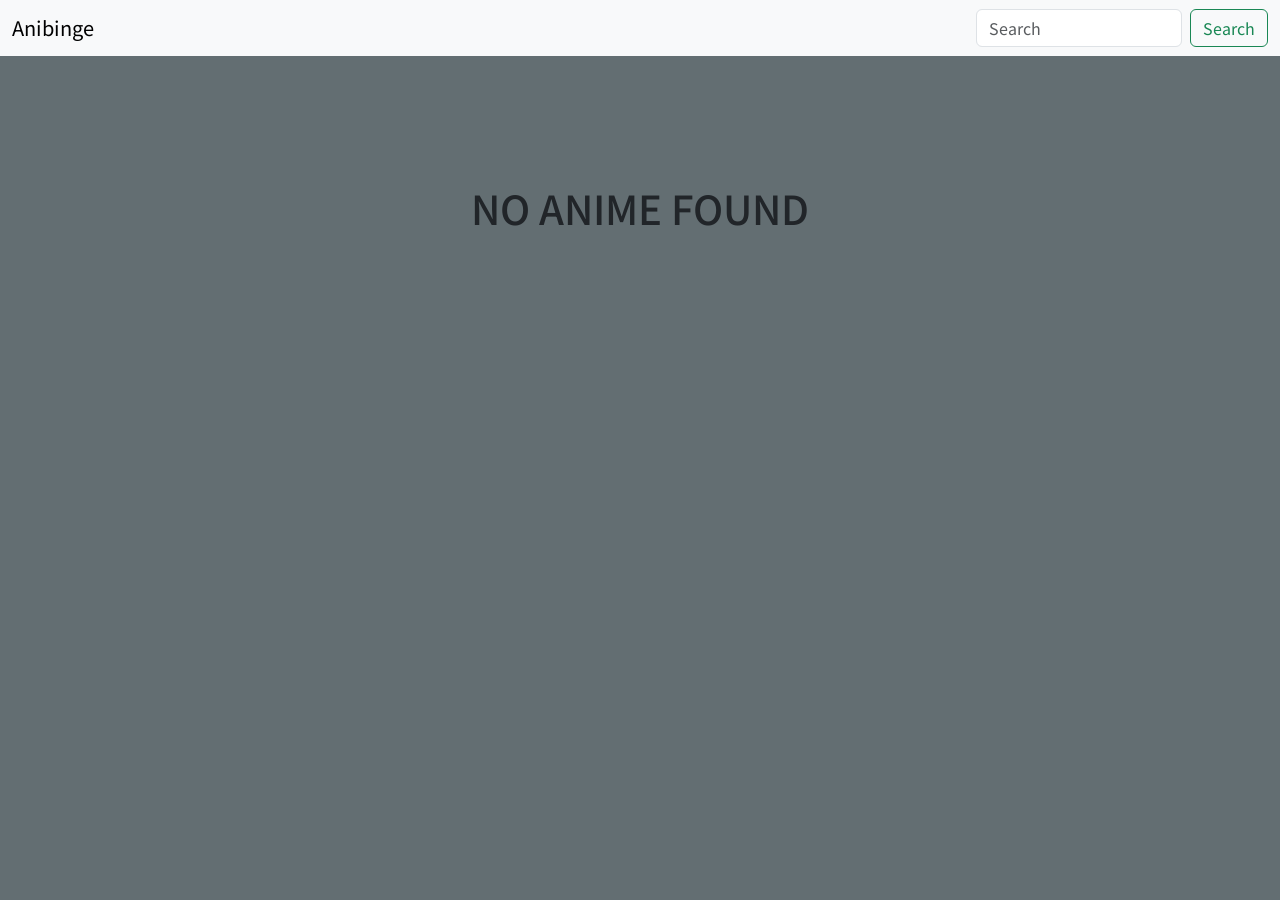
<file: templates/nosearch.html>
<!doctype html>
<html lang="en">
   <head>
      <meta charset="utf-8">
      <title>NOT FOUND</title>
      <meta name="viewport" content="width=device-width, initial-scale=1.0">
      <link href="https://cdn.jsdelivr.net/npm/bootstrap@5.1.3/dist/css/bootstrap.min.css" rel="stylesheet" integrity="sha384-1BmE4kWBq78iYhFldvKuhfTAU6auU8tT94WrHftjDbrCEXSU1oBoqyl2QvZ6jIW3" crossorigin="anonymous">
   </head>
   <body>
   <nav class="navbar navbar-expand-lg navbar-light bg-light">
     <div class="container-fluid">
       <a class="navbar-brand" href="/">Anibinge</a>
       <button class="navbar-toggler" type="button" data-bs-toggle="collapse" data-bs-target="#navbarSupportedContent" aria-controls="navbarSupportedContent" aria-expanded="false" aria-label="Toggle navigation">
         <span class="navbar-toggler-icon"></span>
       </button>
       <div class="collapse navbar-collapse" id="navbarSupportedContent">
         <ul class="navbar-nav me-auto mb-2 mb-lg-0">
      </ul>
         <form class="d-flex">
           <input autocomplete="off"  class="form-control me-2" type="search" id = "name" placeholder="Search" aria-label="Search">
           
         </form>
      <button class="btn btn-outline-success" id="clickMe" type="submit">Search</button>
       </div>
     </div>
   </nav>


      <h1 style="text-align: center;padding-top: 10%;">NO ANIME FOUND</h1>
      






      <style>
      
      
      
      @import url('https://fonts.googleapis.com/css2?family=Noto+Sans+JP:wght@100;400;900&display=swap');
      *{
      margin: 0;
      padding: 0;
      box-sizing: border-box;
      font-family: 'Noto Sans JP', sans-serif;
      }
      body{
      background: #636e72;
      }
      .wrapper .header{
      width: 100%;
      height: 50px;
      background: #81ecec;
      color: #fff;
      text-align: center;
      display: flex;
      justify-content: center;
      align-items: center;
      font-size: 20px;
      text-transform: uppercase;
      letter-spacing: 5px;
      font-weight: 900;
      }
      .cards_wrap{
      padding: 20px;
      width: 100%;
      display: flex;
      justify-content: flex-start;
      flex-wrap: wrap;
      }
      .cards_wrap .card_item{
      padding: 15px 25px;
      width: 25%;
      text-align: center;
      }
      .cards_wrap .card_inner{
      background: #fff;
      border-radius: 5px;
      padding: 35px 20px;
      min-width: 225px;
      min-height: 315px;
      max-height: 370px;
      width: 100%;
      }
      .cards_wrap .card_item img{
      width: 13rem;
      height: 15rem;
      margin-bottom: 5px;
      margin-left: auto;
      margin-right: auto;
      float: center;
      }
      .cards_wrap .card_item .role_name{
      color: #e36686;
      font-weight: 900;
      letter-spacing: 2px;
      text-transform: uppercase;
      font-size: 20px;
      white-space: nowrap;
      overflow: hidden;
      text-overflow: ellipsis;
      }
      .cards_wrap .card_item .real_name{
      color: #2d3436;
      font-size: 1rem;
      font-weight: 500;
      margin: 5px 0 10px;
      
      }
      .cards_wrap .card_item .film{
      font-size: 14px;
      line-height: 24px;
      font-weight: 500;
      color: #2c3e50;

      }
      @media screen and (max-width: 1024px){
      .cards_wrap .card_item{
      width: 33%;
      }
      }
      @media screen and (max-width: 768px){
      .cards_wrap .card_item{
      width: 50%;
      }
      .wrapper .header{
      font-size: 16px;
      height: 60px;
      }
      }
      @media screen and (max-width: 568px){
      .cards_wrap .card_item{
      width: 100%;
      }
      .wrapper .header{
      font-size: 14px;
      }
      }
      </style>


   <script>
      document.getElementById("name").addEventListener("keyup", function(event) {
         event.preventDefault();
         if (event.keyCode === 13) {
         document.getElementById("clickMe").click();
         }
      });
      var a = document.getElementById('name');
      var btn = document.getElementById('clickMe');


      btn.addEventListener("click", alertMe);

      function alertMe(){
      var x = document.getElementById("name").value;
      console.log(x);
      var google = '/search/';
      var location = google+x;
      console.log(location);
      window.location.href = location;

      };

</script> 
      <script src="https://cdn.jsdelivr.net/npm/bootstrap@5.1.3/dist/js/bootstrap.bundle.min.js" integrity="sha384-ka7Sk0Gln4gmtz2MlQnikT1wXgYsOg+OMhuP+IlRH9sENBO0LRn5q+8nbTov4+1p" crossorigin="anonymous"></script>
   </body>
</html>
</file>
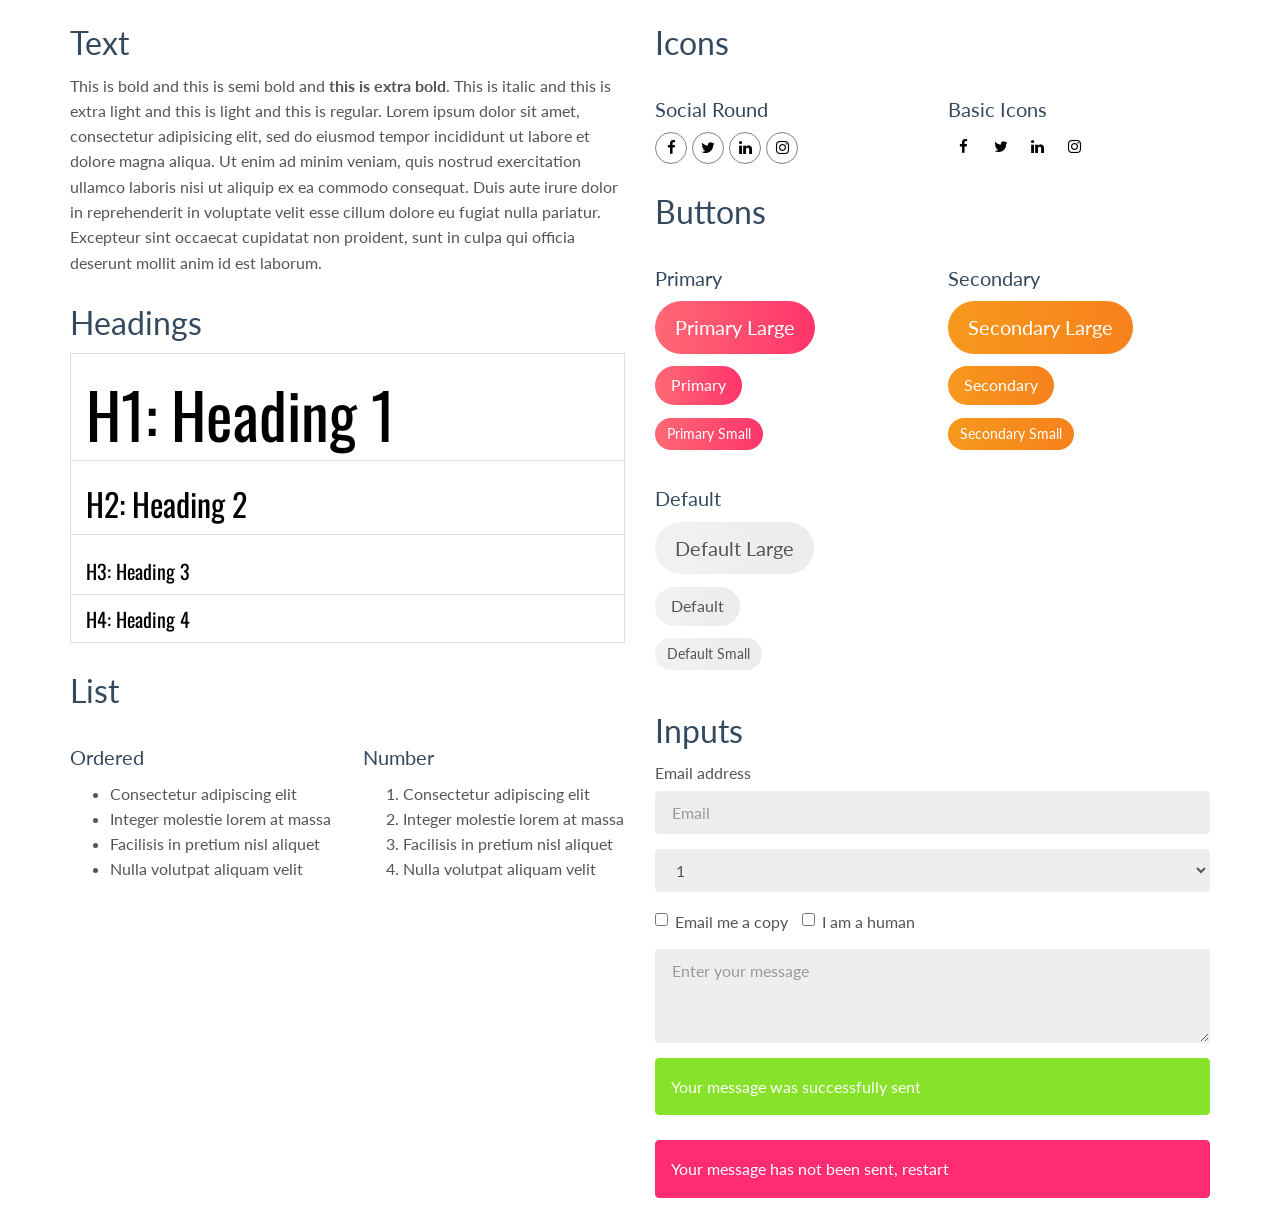
<file: templates/copy/components.html>
<!DOCTYPE html>
<html lang="en">

<head>
  <meta charset="UTF-8">
  <meta content="IE=edge" http-equiv="X-UA-Compatible">
  <meta content="width=device-width,initial-scale=1" name="viewport">
  <meta content="description" name="description">
  <meta name="google" content="notranslate" />
  <meta content="Mashup templates have been developped by Orson.io team" name="author">

  <!-- Disable tap highlight on IE -->
  <meta name="msapplication-tap-highlight" content="no">
  
  <link rel="apple-touch-icon" sizes="180x180" href="./assets/apple-icon-180x180.png">
  <link href="./assets/favicon.ico" rel="icon">

  <title>Title page</title>  

<link href="./main.d8e0d294.css" rel="stylesheet"></head>

<body class="white">


<!-- Add your site or app content here -->
  <div class="container">
    <div class="row">
      <div class="col-xs-12 col-md-6">

        <div class="template-example">
          <h2 class="template-title-example">Text</h2>
          <p>This is bold and this is semi bold and <b>this is extra bold</b>. This is italic and this is extra light and this is light
          and this is regular. Lorem ipsum dolor sit amet, consectetur adipisicing elit, sed do eiusmod
          tempor incididunt ut labore et dolore magna aliqua. Ut enim ad minim veniam,
          quis nostrud exercitation ullamco laboris nisi ut aliquip ex ea commodo
          consequat. Duis aute irure dolor in reprehenderit in voluptate velit esse
          cillum dolore eu fugiat nulla pariatur. Excepteur sint occaecat cupidatat non
          proident, sunt in culpa qui officia deserunt mollit anim id est laborum.
          </p>
        </div>

        <div class="template-example">
          <h2 class="template-title-example">Headings</h2>
          
          <table class="table table-bordered">
            <tr><td><h1>H1: Heading 1</h1></td></tr>
            <tr><td><h2>H2: Heading 2</h2></td></tr>
            <tr><td><h3>H3: Heading 3</h3></td></tr>
            <tr><td><h4>H4: Heading 4</h4></td></tr>
          </table>
          
        </div>

        
        <div class="template-example">
          <h2 class="template-title-example">List</h2>
          <div class="row">
            <div class="col-md-6">
              <h3 class="template-title-example">Ordered</h3>
              <ul>
                <li>Consectetur adipiscing elit</li>
                <li>Integer molestie lorem at massa</li>
                <li>Facilisis in pretium nisl aliquet</li>
                <li>Nulla volutpat aliquam velit</li>
              </ul>
            </div>
            <div class="col-md-6">
              <h3 class="template-title-example">Number</h3>
              <ol>
                <li>Consectetur adipiscing elit</li>
                <li>Integer molestie lorem at massa</li>
                <li>Facilisis in pretium nisl aliquet</li>
                <li>Nulla volutpat aliquam velit</li>
              </ol>
            </div>
          </div>
        </div>
        
      </div>

      <div class="col-xs-12 col-md-6">
        <div class="template-example">
          <h2 class="template-title-example">Icons</h2>
          
          <div class="row">
            <div class="col-md-6">
              <h3 class="template-title-example">Social Round</h2>
              <ul class="list-icons">
                <li>
                  <a href="" class="social-round-icon fa-icon">
                    <i class="fa fa-facebook"></i>
                  </a>
                </li>
                <li>
                  <a href="" class="social-round-icon fa-icon">
                    <i class="fa fa-twitter"></i>
                  </a>
                </li>
                <li>
                  <a href="" class="social-round-icon fa-icon">
                    <i class="fa fa-linkedin"></i>
                  </a>
                </li>
                <li>
                  <a href="" class="social-round-icon fa-icon">
                    <i class="fa fa-instagram"></i>
                  </a>
                </li>
              </ul>
            </div>
            <div class="col-md-6">
               <h3 class="template-title-example">Basic Icons</h2>
                <ul class="list-icons">
                  <li>
                    <span class="fa-icon">
                      <i class="fa fa-facebook"></i>
                    </span>
                  </li>
                  <li>
                    <span class="fa-icon">
                      <i class="fa fa-twitter"></i>
                    </span>
                  </li>
                  <li>
                    <span class="fa-icon">
                      <i class="fa fa-linkedin"></i>
                    </span>
                  </li>
                  <li>
                    <span class="fa-icon">
                      <i class="fa fa-instagram"></i>
                    </span>
                  </li>
                </ul>
            </div>

          </div>


          


        </div>

        <div class="template-example">
          <h2 class="template-title-example">Buttons</h2>
          <div class="row">
            <div class="col-md-6">
              <h3 class="template-title-example">Primary</h2>
              <div class="row">
                  <div class="col-md-6">
                  <p><a href="" class="btn btn-primary btn-lg">Primary Large</a></p>
                  <p><a href="" class="btn btn-primary">Primary </a></p>
                  <p><a href="" class="btn btn-primary btn-sm">Primary Small</a></p>
                </div>
              </div>

              <h3 class="template-title-example">Default</h2>
              <div class="row">
                  <div class="col-md-6">
                  <p><a href="" class="btn btn-default btn-lg">Default Large</a></p>
                  <p><a href="" class="btn btn-default">Default </a></p>
                  <p><a href="" class="btn btn-default btn-sm">Default Small</a></p>
                </div>
              </div>

            </div>

            <div class="col-md-6">
              <h3 class="template-title-example">Secondary</h2>
              <div class="row">
                  <div class="col-md-6">
                  <p><a href="" class="btn btn-info btn-lg">Secondary Large</a></p>
                  <p><a href="" class="btn btn-info">Secondary </a></p>
                  <p><a href="" class="btn btn-info btn-sm">Secondary Small</a></p>
                </div>
              </div>
            </div>
          </div>
        </div>
        
        <div class="template-example">
          <h2 class="template-title-example">Inputs</h2>

            <div class="form-group">
              <label for="exampleInputEmail1">Email address</label>
              <input type="email" class="form-control" id="exampleInputEmail1" placeholder="Email">
            </div>

            <div class="form-group">
              <select class="form-control">
                <option>1</option>
                <option>2</option>
                <option>3</option>
                <option>4</option>
                <option>5</option>
              </select>
            </div>

            <div class="form-group">
              <label class="checkbox-inline">
                <input 
                type="checkbox" id="inlineCheckbox1" value="option1"> Email me a copy
              </label>
              <label class="checkbox-inline">
                <input type="checkbox" id="inlineCheckbox2" value="option2"> I am a human
              </label>
            </div>

            <div class="form-group">
              <textarea class="form-control" rows="3" placeholder="Enter your message"></textarea>
            </div>
            
            <div class="alert alert-success" role="alert">Your message was successfully sent</div>
            <div class="alert alert-danger" role="alert">Your message has not been sent, restart</div>
        </div>




      </div>
    </div>
  </div>

<script type="text/javascript" src="./main.bc58148c.js"></script>
</file>
<file: templates/copy/main.d8e0d294.css>
@import url(https://fonts.googleapis.com/css?family=Lato:400,700|Oswald);@import url(https://maxcdn.bootstrapcdn.com/font-awesome/4.7.0/css/font-awesome.min.css);/*!
 * Bootstrap v3.3.7 (http://getbootstrap.com)
 * Copyright 2011-2016 Twitter, Inc.
 * Licensed under MIT (https://github.com/twbs/bootstrap/blob/master/LICENSE)
 */
/*! normalize.css v3.0.3 | MIT License | github.com/necolas/normalize.css */html{font-family:sans-serif;-ms-text-size-adjust:100%;-webkit-text-size-adjust:100%}body{margin:0}article,aside,details,figcaption,figure,footer,header,hgroup,main,menu,nav,section,summary{display:block}audio,canvas,progress,video{display:inline-block;vertical-align:baseline}audio:not([controls]){display:none;height:0}[hidden],template{display:none}a{background-color:transparent}a:active,a:hover{outline:0}abbr[title]{border-bottom:1px dotted}b,strong{font-weight:700}dfn{font-style:italic}h1{font-size:2em;margin:.67em 0}mark{background:#ff0;color:#000}small{font-size:80%}sub,sup{font-size:75%;line-height:0;position:relative;vertical-align:baseline}sup{top:-.5em}sub{bottom:-.25em}img{border:0}svg:not(:root){overflow:hidden}figure{margin:1em 40px}hr{box-sizing:content-box;height:0}pre{overflow:auto}code,kbd,pre,samp{font-family:monospace,monospace;font-size:1em}button,input,optgroup,select,textarea{color:inherit;font:inherit;margin:0}button{overflow:visible}button,select{text-transform:none}button,html input[type=button],input[type=reset],input[type=submit]{-webkit-appearance:button;cursor:pointer}button[disabled],html input[disabled]{cursor:default}button::-moz-focus-inner,input::-moz-focus-inner{border:0;padding:0}input{line-height:normal}input[type=checkbox],input[type=radio]{box-sizing:border-box;padding:0}input[type=number]::-webkit-inner-spin-button,input[type=number]::-webkit-outer-spin-button{height:auto}input[type=search]{-webkit-appearance:textfield;box-sizing:content-box}input[type=search]::-webkit-search-cancel-button,input[type=search]::-webkit-search-decoration{-webkit-appearance:none}fieldset{border:1px solid silver;margin:0 2px;padding:.35em .625em .75em}textarea{overflow:auto}optgroup{font-weight:700}table{border-collapse:collapse;border-spacing:0}td,th{padding:0}

/*! Source: https://github.com/h5bp/html5-boilerplate/blob/master/src/css/main.css */@media print{*,:after,:before{background:transparent!important;color:#000!important;box-shadow:none!important;text-shadow:none!important}a,a:visited{text-decoration:underline}a[href]:after{content:" (" attr(href) ")"}abbr[title]:after{content:" (" attr(title) ")"}a[href^="#"]:after,a[href^="javascript:"]:after{content:""}blockquote,pre{border:1px solid #999;page-break-inside:avoid}thead{display:table-header-group}img,tr{page-break-inside:avoid}img{max-width:100%!important}h2,h3,p{orphans:3;widows:3}h2,h3{page-break-after:avoid}.navbar{display:none}.btn>.caret,.dropup>.btn>.caret{border-top-color:#000!important}.label{border:1px solid #000}.table{border-collapse:collapse!important}.table td,.table th{background-color:#fff!important}.table-bordered td,.table-bordered th{border:1px solid #ddd!important}}*,:after,:before{-webkit-box-sizing:border-box;-moz-box-sizing:border-box;box-sizing:border-box}html{font-size:10px;-webkit-tap-highlight-color:transparent}body{font-family:Lato,Helvetica,Arial,sans-serif;font-size:16px;line-height:1.58;color:#555;background-color:#fff}button,input,select,textarea{font-family:inherit;font-size:inherit;line-height:inherit}a{color:#ff0060;text-decoration:none}a:focus,a:hover{color:#b30043;text-decoration:underline}a:focus{outline:5px auto -webkit-focus-ring-color;outline-offset:-2px}figure{margin:0}img{vertical-align:middle}.img-responsive{display:block;max-width:100%;height:auto}.img-rounded{border-radius:6px}.img-thumbnail{padding:4px;line-height:1.58;background-color:#fff;border:1px solid #ddd;border-radius:4px;-webkit-transition:all .2s ease-in-out;-o-transition:all .2s ease-in-out;transition:all .2s ease-in-out;display:inline-block;max-width:100%;height:auto}.img-circle{border-radius:50%}hr{margin-top:25px;margin-bottom:25px;border:0;border-top:1px solid #eee}.sr-only{position:absolute;width:1px;height:1px;margin:-1px;padding:0;overflow:hidden;clip:rect(0,0,0,0);border:0}.sr-only-focusable:active,.sr-only-focusable:focus{position:static;width:auto;height:auto;margin:0;overflow:visible;clip:auto}[role=button]{cursor:pointer}.h1,.h2,.h3,.h4,.h5,.h6,h1,h2,h3,h4,h5,h6{font-family:Oswald,Helvetica,Arial,sans-serif;font-weight:400;line-height:1.1;color:#000}.h1 .small,.h1 small,.h2 .small,.h2 small,.h3 .small,.h3 small,.h4 .small,.h4 small,.h5 .small,.h5 small,.h6 .small,.h6 small,h1 .small,h1 small,h2 .small,h2 small,h3 .small,h3 small,h4 .small,h4 small,h5 .small,h5 small,h6 .small,h6 small{font-weight:400;line-height:1;color:#777}.h1,.h2,.h3,h1,h2,h3{margin-top:25px;margin-bottom:12.5px}.h1 .small,.h1 small,.h2 .small,.h2 small,.h3 .small,.h3 small,h1 .small,h1 small,h2 .small,h2 small,h3 .small,h3 small{font-size:65%}.h4,.h5,.h6,h4,h5,h6{margin-top:12.5px;margin-bottom:12.5px}.h4 .small,.h4 small,.h5 .small,.h5 small,.h6 .small,.h6 small,h4 .small,h4 small,h5 .small,h5 small,h6 .small,h6 small{font-size:75%}.h1,h1{font-size:63px}.h2,h2{font-size:27px}.h3,.h4,h3,h4{font-size:20px}.h5,h5{font-size:18px}.h6,h6{font-size:14px}p{margin:0 0 12.5px}.lead{margin-bottom:25px;font-size:18px;font-weight:300;line-height:1.4}@media (min-width:768px){.lead{font-size:24px}}.small,small{font-size:87%}.mark,mark{background-color:#fcf8e3;padding:.2em}.text-left{text-align:left}.text-right{text-align:right}.text-center{text-align:center}.text-justify{text-align:justify}.text-nowrap{white-space:nowrap}.text-lowercase{text-transform:lowercase}.initialism,.text-uppercase{text-transform:uppercase}.text-capitalize{text-transform:capitalize}.text-muted{color:#777}.text-primary{color:#ff0060}a.text-primary:focus,a.text-primary:hover{color:#cc004d}.text-success{color:#fff}a.text-success:focus,a.text-success:hover{color:#e6e6e6}.text-info{color:#31708f}a.text-info:focus,a.text-info:hover{color:#245269}.text-warning{color:#8a6d3b}a.text-warning:focus,a.text-warning:hover{color:#66512c}.text-danger{color:#fff}a.text-danger:focus,a.text-danger:hover{color:#e6e6e6}.bg-primary{color:#fff;background-color:#ff0060}a.bg-primary:focus,a.bg-primary:hover{background-color:#cc004d}.bg-success{background-color:#87e329}a.bg-success:focus,a.bg-success:hover{background-color:#6dc019}.bg-info{background-color:#d9edf7}a.bg-info:focus,a.bg-info:hover{background-color:#afd9ee}.bg-warning{background-color:#fcf8e3}a.bg-warning:focus,a.bg-warning:hover{background-color:#f7ecb5}.bg-danger{background-color:#ff2c74}a.bg-danger:focus,a.bg-danger:hover{background-color:#f80055}.page-header{padding-bottom:11.5px;margin:50px 0 25px;border-bottom:1px solid #eee}ol,ul{margin-top:0;margin-bottom:12.5px}ol ol,ol ul,ul ol,ul ul{margin-bottom:0}.list-inline,.list-unstyled{padding-left:0;list-style:none}.list-inline{margin-left:-5px}.list-inline>li{display:inline-block;padding-left:5px;padding-right:5px}dl{margin-top:0;margin-bottom:25px}dd,dt{line-height:1.58}dt{font-weight:700}dd{margin-left:0}.dl-horizontal dd:after,.dl-horizontal dd:before{content:" ";display:table}.dl-horizontal dd:after{clear:both}@media (min-width:768px){.dl-horizontal dt{float:left;width:160px;clear:left;text-align:right;overflow:hidden;text-overflow:ellipsis;white-space:nowrap}.dl-horizontal dd{margin-left:180px}}abbr[data-original-title],abbr[title]{cursor:help;border-bottom:1px dotted #777}.initialism{font-size:90%}blockquote{padding:12.5px 25px;margin:0 0 25px;font-size:20px;border-left:5px solid #eee}blockquote ol:last-child,blockquote p:last-child,blockquote ul:last-child{margin-bottom:0}blockquote .small,blockquote footer,blockquote small{display:block;font-size:80%;line-height:1.58;color:#777}blockquote .small:before,blockquote footer:before,blockquote small:before{content:"\2014   \A0"}.blockquote-reverse,blockquote.pull-right{padding-right:15px;padding-left:0;border-right:5px solid #eee;border-left:0;text-align:right}.blockquote-reverse .small:before,.blockquote-reverse footer:before,.blockquote-reverse small:before,blockquote.pull-right .small:before,blockquote.pull-right footer:before,blockquote.pull-right small:before{content:""}.blockquote-reverse .small:after,.blockquote-reverse footer:after,.blockquote-reverse small:after,blockquote.pull-right .small:after,blockquote.pull-right footer:after,blockquote.pull-right small:after{content:"\A0   \2014"}address{margin-bottom:25px;font-style:normal;line-height:1.58}code,kbd,pre,samp{font-family:Menlo,Monaco,Consolas,Courier New,monospace}code{color:#c7254e;background-color:#f9f2f4;border-radius:4px}code,kbd{padding:2px 4px;font-size:90%}kbd{color:#fff;background-color:#333;border-radius:3px;box-shadow:inset 0 -1px 0 rgba(0,0,0,.25)}kbd kbd{padding:0;font-size:100%;font-weight:700;box-shadow:none}pre{display:block;padding:12px;margin:0 0 12.5px;font-size:15px;line-height:1.58;word-break:break-all;word-wrap:break-word;color:#333;background-color:#f5f5f5;border:1px solid #ccc;border-radius:4px}pre code{padding:0;font-size:inherit;color:inherit;white-space:pre-wrap;background-color:transparent;border-radius:0}.pre-scrollable{max-height:340px;overflow-y:scroll}.container{margin-right:auto;margin-left:auto;padding-left:15px;padding-right:15px}.container:after,.container:before{content:" ";display:table}.container:after{clear:both}@media (min-width:768px){.container{width:750px}}@media (min-width:992px){.container{width:970px}}@media (min-width:1200px){.container{width:1170px}}.container-fluid{margin-right:auto;margin-left:auto;padding-left:15px;padding-right:15px}.container-fluid:after,.container-fluid:before{content:" ";display:table}.container-fluid:after{clear:both}.row{margin-left:-15px;margin-right:-15px}.row:after,.row:before{content:" ";display:table}.row:after{clear:both}.col-lg-1,.col-lg-2,.col-lg-3,.col-lg-4,.col-lg-5,.col-lg-6,.col-lg-7,.col-lg-8,.col-lg-9,.col-lg-10,.col-lg-11,.col-lg-12,.col-md-1,.col-md-2,.col-md-3,.col-md-4,.col-md-5,.col-md-6,.col-md-7,.col-md-8,.col-md-9,.col-md-10,.col-md-11,.col-md-12,.col-sm-1,.col-sm-2,.col-sm-3,.col-sm-4,.col-sm-5,.col-sm-6,.col-sm-7,.col-sm-8,.col-sm-9,.col-sm-10,.col-sm-11,.col-sm-12,.col-xs-1,.col-xs-2,.col-xs-3,.col-xs-4,.col-xs-5,.col-xs-6,.col-xs-7,.col-xs-8,.col-xs-9,.col-xs-10,.col-xs-11,.col-xs-12{position:relative;min-height:1px;padding-left:15px;padding-right:15px}.col-xs-1,.col-xs-2,.col-xs-3,.col-xs-4,.col-xs-5,.col-xs-6,.col-xs-7,.col-xs-8,.col-xs-9,.col-xs-10,.col-xs-11,.col-xs-12{float:left}.col-xs-1{width:8.33333%}.col-xs-2{width:16.66667%}.col-xs-3{width:25%}.col-xs-4{width:33.33333%}.col-xs-5{width:41.66667%}.col-xs-6{width:50%}.col-xs-7{width:58.33333%}.col-xs-8{width:66.66667%}.col-xs-9{width:75%}.col-xs-10{width:83.33333%}.col-xs-11{width:91.66667%}.col-xs-12{width:100%}.col-xs-pull-0{right:auto}.col-xs-pull-1{right:8.33333%}.col-xs-pull-2{right:16.66667%}.col-xs-pull-3{right:25%}.col-xs-pull-4{right:33.33333%}.col-xs-pull-5{right:41.66667%}.col-xs-pull-6{right:50%}.col-xs-pull-7{right:58.33333%}.col-xs-pull-8{right:66.66667%}.col-xs-pull-9{right:75%}.col-xs-pull-10{right:83.33333%}.col-xs-pull-11{right:91.66667%}.col-xs-pull-12{right:100%}.col-xs-push-0{left:auto}.col-xs-push-1{left:8.33333%}.col-xs-push-2{left:16.66667%}.col-xs-push-3{left:25%}.col-xs-push-4{left:33.33333%}.col-xs-push-5{left:41.66667%}.col-xs-push-6{left:50%}.col-xs-push-7{left:58.33333%}.col-xs-push-8{left:66.66667%}.col-xs-push-9{left:75%}.col-xs-push-10{left:83.33333%}.col-xs-push-11{left:91.66667%}.col-xs-push-12{left:100%}.col-xs-offset-0{margin-left:0}.col-xs-offset-1{margin-left:8.33333%}.col-xs-offset-2{margin-left:16.66667%}.col-xs-offset-3{margin-left:25%}.col-xs-offset-4{margin-left:33.33333%}.col-xs-offset-5{margin-left:41.66667%}.col-xs-offset-6{margin-left:50%}.col-xs-offset-7{margin-left:58.33333%}.col-xs-offset-8{margin-left:66.66667%}.col-xs-offset-9{margin-left:75%}.col-xs-offset-10{margin-left:83.33333%}.col-xs-offset-11{margin-left:91.66667%}.col-xs-offset-12{margin-left:100%}@media (min-width:768px){.col-sm-1,.col-sm-2,.col-sm-3,.col-sm-4,.col-sm-5,.col-sm-6,.col-sm-7,.col-sm-8,.col-sm-9,.col-sm-10,.col-sm-11,.col-sm-12{float:left}.col-sm-1{width:8.33333%}.col-sm-2{width:16.66667%}.col-sm-3{width:25%}.col-sm-4{width:33.33333%}.col-sm-5{width:41.66667%}.col-sm-6{width:50%}.col-sm-7{width:58.33333%}.col-sm-8{width:66.66667%}.col-sm-9{width:75%}.col-sm-10{width:83.33333%}.col-sm-11{width:91.66667%}.col-sm-12{width:100%}.col-sm-pull-0{right:auto}.col-sm-pull-1{right:8.33333%}.col-sm-pull-2{right:16.66667%}.col-sm-pull-3{right:25%}.col-sm-pull-4{right:33.33333%}.col-sm-pull-5{right:41.66667%}.col-sm-pull-6{right:50%}.col-sm-pull-7{right:58.33333%}.col-sm-pull-8{right:66.66667%}.col-sm-pull-9{right:75%}.col-sm-pull-10{right:83.33333%}.col-sm-pull-11{right:91.66667%}.col-sm-pull-12{right:100%}.col-sm-push-0{left:auto}.col-sm-push-1{left:8.33333%}.col-sm-push-2{left:16.66667%}.col-sm-push-3{left:25%}.col-sm-push-4{left:33.33333%}.col-sm-push-5{left:41.66667%}.col-sm-push-6{left:50%}.col-sm-push-7{left:58.33333%}.col-sm-push-8{left:66.66667%}.col-sm-push-9{left:75%}.col-sm-push-10{left:83.33333%}.col-sm-push-11{left:91.66667%}.col-sm-push-12{left:100%}.col-sm-offset-0{margin-left:0}.col-sm-offset-1{margin-left:8.33333%}.col-sm-offset-2{margin-left:16.66667%}.col-sm-offset-3{margin-left:25%}.col-sm-offset-4{margin-left:33.33333%}.col-sm-offset-5{margin-left:41.66667%}.col-sm-offset-6{margin-left:50%}.col-sm-offset-7{margin-left:58.33333%}.col-sm-offset-8{margin-left:66.66667%}.col-sm-offset-9{margin-left:75%}.col-sm-offset-10{margin-left:83.33333%}.col-sm-offset-11{margin-left:91.66667%}.col-sm-offset-12{margin-left:100%}}@media (min-width:992px){.col-md-1,.col-md-2,.col-md-3,.col-md-4,.col-md-5,.col-md-6,.col-md-7,.col-md-8,.col-md-9,.col-md-10,.col-md-11,.col-md-12{float:left}.col-md-1{width:8.33333%}.col-md-2{width:16.66667%}.col-md-3{width:25%}.col-md-4{width:33.33333%}.col-md-5{width:41.66667%}.col-md-6{width:50%}.col-md-7{width:58.33333%}.col-md-8{width:66.66667%}.col-md-9{width:75%}.col-md-10{width:83.33333%}.col-md-11{width:91.66667%}.col-md-12{width:100%}.col-md-pull-0{right:auto}.col-md-pull-1{right:8.33333%}.col-md-pull-2{right:16.66667%}.col-md-pull-3{right:25%}.col-md-pull-4{right:33.33333%}.col-md-pull-5{right:41.66667%}.col-md-pull-6{right:50%}.col-md-pull-7{right:58.33333%}.col-md-pull-8{right:66.66667%}.col-md-pull-9{right:75%}.col-md-pull-10{right:83.33333%}.col-md-pull-11{right:91.66667%}.col-md-pull-12{right:100%}.col-md-push-0{left:auto}.col-md-push-1{left:8.33333%}.col-md-push-2{left:16.66667%}.col-md-push-3{left:25%}.col-md-push-4{left:33.33333%}.col-md-push-5{left:41.66667%}.col-md-push-6{left:50%}.col-md-push-7{left:58.33333%}.col-md-push-8{left:66.66667%}.col-md-push-9{left:75%}.col-md-push-10{left:83.33333%}.col-md-push-11{left:91.66667%}.col-md-push-12{left:100%}.col-md-offset-0{margin-left:0}.col-md-offset-1{margin-left:8.33333%}.col-md-offset-2{margin-left:16.66667%}.col-md-offset-3{margin-left:25%}.col-md-offset-4{margin-left:33.33333%}.col-md-offset-5{margin-left:41.66667%}.col-md-offset-6{margin-left:50%}.col-md-offset-7{margin-left:58.33333%}.col-md-offset-8{margin-left:66.66667%}.col-md-offset-9{margin-left:75%}.col-md-offset-10{margin-left:83.33333%}.col-md-offset-11{margin-left:91.66667%}.col-md-offset-12{margin-left:100%}}@media (min-width:1200px){.col-lg-1,.col-lg-2,.col-lg-3,.col-lg-4,.col-lg-5,.col-lg-6,.col-lg-7,.col-lg-8,.col-lg-9,.col-lg-10,.col-lg-11,.col-lg-12{float:left}.col-lg-1{width:8.33333%}.col-lg-2{width:16.66667%}.col-lg-3{width:25%}.col-lg-4{width:33.33333%}.col-lg-5{width:41.66667%}.col-lg-6{width:50%}.col-lg-7{width:58.33333%}.col-lg-8{width:66.66667%}.col-lg-9{width:75%}.col-lg-10{width:83.33333%}.col-lg-11{width:91.66667%}.col-lg-12{width:100%}.col-lg-pull-0{right:auto}.col-lg-pull-1{right:8.33333%}.col-lg-pull-2{right:16.66667%}.col-lg-pull-3{right:25%}.col-lg-pull-4{right:33.33333%}.col-lg-pull-5{right:41.66667%}.col-lg-pull-6{right:50%}.col-lg-pull-7{right:58.33333%}.col-lg-pull-8{right:66.66667%}.col-lg-pull-9{right:75%}.col-lg-pull-10{right:83.33333%}.col-lg-pull-11{right:91.66667%}.col-lg-pull-12{right:100%}.col-lg-push-0{left:auto}.col-lg-push-1{left:8.33333%}.col-lg-push-2{left:16.66667%}.col-lg-push-3{left:25%}.col-lg-push-4{left:33.33333%}.col-lg-push-5{left:41.66667%}.col-lg-push-6{left:50%}.col-lg-push-7{left:58.33333%}.col-lg-push-8{left:66.66667%}.col-lg-push-9{left:75%}.col-lg-push-10{left:83.33333%}.col-lg-push-11{left:91.66667%}.col-lg-push-12{left:100%}.col-lg-offset-0{margin-left:0}.col-lg-offset-1{margin-left:8.33333%}.col-lg-offset-2{margin-left:16.66667%}.col-lg-offset-3{margin-left:25%}.col-lg-offset-4{margin-left:33.33333%}.col-lg-offset-5{margin-left:41.66667%}.col-lg-offset-6{margin-left:50%}.col-lg-offset-7{margin-left:58.33333%}.col-lg-offset-8{margin-left:66.66667%}.col-lg-offset-9{margin-left:75%}.col-lg-offset-10{margin-left:83.33333%}.col-lg-offset-11{margin-left:91.66667%}.col-lg-offset-12{margin-left:100%}}table{background-color:transparent}caption{padding-top:8px;padding-bottom:8px;color:#777}caption,th{text-align:left}.table{width:100%;max-width:100%;margin-bottom:25px}.table>tbody>tr>td,.table>tbody>tr>th,.table>tfoot>tr>td,.table>tfoot>tr>th,.table>thead>tr>td,.table>thead>tr>th{padding:8px;line-height:1.58;vertical-align:top;border-top:1px solid #ddd}.table>thead>tr>th{vertical-align:bottom;border-bottom:2px solid #ddd}.table>caption+thead>tr:first-child>td,.table>caption+thead>tr:first-child>th,.table>colgroup+thead>tr:first-child>td,.table>colgroup+thead>tr:first-child>th,.table>thead:first-child>tr:first-child>td,.table>thead:first-child>tr:first-child>th{border-top:0}.table>tbody+tbody{border-top:2px solid #ddd}.table .table{background-color:#fff}.table-condensed>tbody>tr>td,.table-condensed>tbody>tr>th,.table-condensed>tfoot>tr>td,.table-condensed>tfoot>tr>th,.table-condensed>thead>tr>td,.table-condensed>thead>tr>th{padding:5px}.table-bordered,.table-bordered>tbody>tr>td,.table-bordered>tbody>tr>th,.table-bordered>tfoot>tr>td,.table-bordered>tfoot>tr>th,.table-bordered>thead>tr>td,.table-bordered>thead>tr>th{border:1px solid #ddd}.table-bordered>thead>tr>td,.table-bordered>thead>tr>th{border-bottom-width:2px}.table-striped>tbody>tr:nth-of-type(odd){background-color:#f9f9f9}.table-hover>tbody>tr:hover{background-color:#f5f5f5}table col[class*=col-]{position:static;float:none;display:table-column}table td[class*=col-],table th[class*=col-]{position:static;float:none;display:table-cell}.table>tbody>tr.active>td,.table>tbody>tr.active>th,.table>tbody>tr>td.active,.table>tbody>tr>th.active,.table>tfoot>tr.active>td,.table>tfoot>tr.active>th,.table>tfoot>tr>td.active,.table>tfoot>tr>th.active,.table>thead>tr.active>td,.table>thead>tr.active>th,.table>thead>tr>td.active,.table>thead>tr>th.active{background-color:#f5f5f5}.table-hover>tbody>tr.active:hover>td,.table-hover>tbody>tr.active:hover>th,.table-hover>tbody>tr:hover>.active,.table-hover>tbody>tr>td.active:hover,.table-hover>tbody>tr>th.active:hover{background-color:#e8e8e8}.table>tbody>tr.success>td,.table>tbody>tr.success>th,.table>tbody>tr>td.success,.table>tbody>tr>th.success,.table>tfoot>tr.success>td,.table>tfoot>tr.success>th,.table>tfoot>tr>td.success,.table>tfoot>tr>th.success,.table>thead>tr.success>td,.table>thead>tr.success>th,.table>thead>tr>td.success,.table>thead>tr>th.success{background-color:#87e329}.table-hover>tbody>tr.success:hover>td,.table-hover>tbody>tr.success:hover>th,.table-hover>tbody>tr:hover>.success,.table-hover>tbody>tr>td.success:hover,.table-hover>tbody>tr>th.success:hover{background-color:#7ad61c}.table>tbody>tr.info>td,.table>tbody>tr.info>th,.table>tbody>tr>td.info,.table>tbody>tr>th.info,.table>tfoot>tr.info>td,.table>tfoot>tr.info>th,.table>tfoot>tr>td.info,.table>tfoot>tr>th.info,.table>thead>tr.info>td,.table>thead>tr.info>th,.table>thead>tr>td.info,.table>thead>tr>th.info{background-color:#d9edf7}.table-hover>tbody>tr.info:hover>td,.table-hover>tbody>tr.info:hover>th,.table-hover>tbody>tr:hover>.info,.table-hover>tbody>tr>td.info:hover,.table-hover>tbody>tr>th.info:hover{background-color:#c4e3f3}.table>tbody>tr.warning>td,.table>tbody>tr.warning>th,.table>tbody>tr>td.warning,.table>tbody>tr>th.warning,.table>tfoot>tr.warning>td,.table>tfoot>tr.warning>th,.table>tfoot>tr>td.warning,.table>tfoot>tr>th.warning,.table>thead>tr.warning>td,.table>thead>tr.warning>th,.table>thead>tr>td.warning,.table>thead>tr>th.warning{background-color:#fcf8e3}.table-hover>tbody>tr.warning:hover>td,.table-hover>tbody>tr.warning:hover>th,.table-hover>tbody>tr:hover>.warning,.table-hover>tbody>tr>td.warning:hover,.table-hover>tbody>tr>th.warning:hover{background-color:#faf2cc}.table>tbody>tr.danger>td,.table>tbody>tr.danger>th,.table>tbody>tr>td.danger,.table>tbody>tr>th.danger,.table>tfoot>tr.danger>td,.table>tfoot>tr.danger>th,.table>tfoot>tr>td.danger,.table>tfoot>tr>th.danger,.table>thead>tr.danger>td,.table>thead>tr.danger>th,.table>thead>tr>td.danger,.table>thead>tr>th.danger{background-color:#ff2c74}.table-hover>tbody>tr.danger:hover>td,.table-hover>tbody>tr.danger:hover>th,.table-hover>tbody>tr:hover>.danger,.table-hover>tbody>tr>td.danger:hover,.table-hover>tbody>tr>th.danger:hover{background-color:#ff1363}.table-responsive{overflow-x:auto;min-height:.01%}@media screen and (max-width:767px){.table-responsive{width:100%;margin-bottom:18.75px;overflow-y:hidden;-ms-overflow-style:-ms-autohiding-scrollbar;border:1px solid #ddd}.table-responsive>.table{margin-bottom:0}.table-responsive>.table>tbody>tr>td,.table-responsive>.table>tbody>tr>th,.table-responsive>.table>tfoot>tr>td,.table-responsive>.table>tfoot>tr>th,.table-responsive>.table>thead>tr>td,.table-responsive>.table>thead>tr>th{white-space:nowrap}.table-responsive>.table-bordered{border:0}.table-responsive>.table-bordered>tbody>tr>td:first-child,.table-responsive>.table-bordered>tbody>tr>th:first-child,.table-responsive>.table-bordered>tfoot>tr>td:first-child,.table-responsive>.table-bordered>tfoot>tr>th:first-child,.table-responsive>.table-bordered>thead>tr>td:first-child,.table-responsive>.table-bordered>thead>tr>th:first-child{border-left:0}.table-responsive>.table-bordered>tbody>tr>td:last-child,.table-responsive>.table-bordered>tbody>tr>th:last-child,.table-responsive>.table-bordered>tfoot>tr>td:last-child,.table-responsive>.table-bordered>tfoot>tr>th:last-child,.table-responsive>.table-bordered>thead>tr>td:last-child,.table-responsive>.table-bordered>thead>tr>th:last-child{border-right:0}.table-responsive>.table-bordered>tbody>tr:last-child>td,.table-responsive>.table-bordered>tbody>tr:last-child>th,.table-responsive>.table-bordered>tfoot>tr:last-child>td,.table-responsive>.table-bordered>tfoot>tr:last-child>th{border-bottom:0}}fieldset{margin:0;min-width:0}fieldset,legend{padding:0;border:0}legend{display:block;width:100%;margin-bottom:25px;font-size:24px;line-height:inherit;color:#333;border-bottom:1px solid #e5e5e5}label{display:inline-block;max-width:100%;margin-bottom:5px;font-weight:700}input[type=search]{-webkit-box-sizing:border-box;-moz-box-sizing:border-box;box-sizing:border-box}input[type=checkbox],input[type=radio]{margin:4px 0 0;margin-top:1px\9;line-height:normal}input[type=file]{display:block}input[type=range]{display:block;width:100%}select[multiple],select[size]{height:auto}input[type=checkbox]:focus,input[type=file]:focus,input[type=radio]:focus{outline:5px auto -webkit-focus-ring-color;outline-offset:-2px}output{padding-top:9px}.form-control,output{display:block;font-size:16px;line-height:1.58;color:#555}.form-control{width:100%;height:43px;padding:8px 16px;background-color:#eee;background-image:none;border:1px solid transparent;border-radius:4px;-webkit-box-shadow:inset 0 1px 1px rgba(0,0,0,.075);box-shadow:inset 0 1px 1px rgba(0,0,0,.075);-webkit-transition:border-color .15s ease-in-out,box-shadow .15s ease-in-out;-o-transition:border-color ease-in-out .15s,box-shadow ease-in-out .15s;transition:border-color .15s ease-in-out,box-shadow .15s ease-in-out}.form-control:focus{border-color:#66afe9;-webkit-box-shadow:inset 0 1px 1px rgba(0,0,0,.075),0 0 8px rgba(102,175,233,.6);box-shadow:inset 0 1px 1px rgba(0,0,0,.075),0 0 8px rgba(102,175,233,.6)}.form-control::-moz-placeholder{color:#999;opacity:1}.form-control:-ms-input-placeholder{color:#999}.form-control::-webkit-input-placeholder{color:#999}.form-control::-ms-expand{border:0;background-color:transparent}.form-control[disabled],.form-control[readonly],fieldset[disabled] .form-control{background-color:#eee;opacity:1}.form-control[disabled],fieldset[disabled] .form-control{cursor:not-allowed}textarea.form-control{height:auto}input[type=search]{-webkit-appearance:none}@media screen and (-webkit-min-device-pixel-ratio:0){input[type=date].form-control,input[type=datetime-local].form-control,input[type=month].form-control,input[type=time].form-control{line-height:43px}.input-group-sm>.input-group-btn>input[type=date].btn,.input-group-sm>.input-group-btn>input[type=datetime-local].btn,.input-group-sm>.input-group-btn>input[type=month].btn,.input-group-sm>.input-group-btn>input[type=time].btn,.input-group-sm>input[type=date].form-control,.input-group-sm>input[type=date].input-group-addon,.input-group-sm>input[type=datetime-local].form-control,.input-group-sm>input[type=datetime-local].input-group-addon,.input-group-sm>input[type=month].form-control,.input-group-sm>input[type=month].input-group-addon,.input-group-sm>input[type=time].form-control,.input-group-sm>input[type=time].input-group-addon,.input-group-sm input[type=date],.input-group-sm input[type=datetime-local],.input-group-sm input[type=month],.input-group-sm input[type=time],input[type=date].input-sm,input[type=datetime-local].input-sm,input[type=month].input-sm,input[type=time].input-sm{line-height:35px}.input-group-lg>.input-group-btn>input[type=date].btn,.input-group-lg>.input-group-btn>input[type=datetime-local].btn,.input-group-lg>.input-group-btn>input[type=month].btn,.input-group-lg>.input-group-btn>input[type=time].btn,.input-group-lg>input[type=date].form-control,.input-group-lg>input[type=date].input-group-addon,.input-group-lg>input[type=datetime-local].form-control,.input-group-lg>input[type=datetime-local].input-group-addon,.input-group-lg>input[type=month].form-control,.input-group-lg>input[type=month].input-group-addon,.input-group-lg>input[type=time].form-control,.input-group-lg>input[type=time].input-group-addon,.input-group-lg input[type=date],.input-group-lg input[type=datetime-local],.input-group-lg input[type=month],.input-group-lg input[type=time],input[type=date].input-lg,input[type=datetime-local].input-lg,input[type=month].input-lg,input[type=time].input-lg{line-height:53px}}.form-group{margin-bottom:15px}.checkbox,.radio{position:relative;display:block;margin-top:10px;margin-bottom:10px}.checkbox label,.radio label{min-height:25px;padding-left:20px;margin-bottom:0;font-weight:400;cursor:pointer}.checkbox-inline input[type=checkbox],.checkbox input[type=checkbox],.radio-inline input[type=radio],.radio input[type=radio]{position:absolute;margin-left:-20px;margin-top:4px\9}.checkbox+.checkbox,.radio+.radio{margin-top:-5px}.checkbox-inline,.radio-inline{position:relative;display:inline-block;padding-left:20px;margin-bottom:0;vertical-align:middle;font-weight:400;cursor:pointer}.checkbox-inline+.checkbox-inline,.radio-inline+.radio-inline{margin-top:0;margin-left:10px}.checkbox-inline.disabled,.checkbox.disabled label,.radio-inline.disabled,.radio.disabled label,fieldset[disabled] .checkbox-inline,fieldset[disabled] .checkbox label,fieldset[disabled] .radio-inline,fieldset[disabled] .radio label,fieldset[disabled] input[type=checkbox],fieldset[disabled] input[type=radio],input[type=checkbox].disabled,input[type=checkbox][disabled],input[type=radio].disabled,input[type=radio][disabled]{cursor:not-allowed}.form-control-static{padding-top:9px;padding-bottom:9px;margin-bottom:0;min-height:41px}.form-control-static.input-lg,.form-control-static.input-sm,.input-group-lg>.form-control-static.form-control,.input-group-lg>.form-control-static.input-group-addon,.input-group-lg>.input-group-btn>.form-control-static.btn,.input-group-sm>.form-control-static.form-control,.input-group-sm>.form-control-static.input-group-addon,.input-group-sm>.input-group-btn>.form-control-static.btn{padding-left:0;padding-right:0}.input-group-sm>.form-control,.input-group-sm>.input-group-addon,.input-group-sm>.input-group-btn>.btn,.input-sm{height:35px;padding:6px 12px;font-size:14px;line-height:1.5;border-radius:3px}.input-group-sm>.input-group-btn>select.btn,.input-group-sm>select.form-control,.input-group-sm>select.input-group-addon,select.input-sm{height:35px;line-height:35px}.input-group-sm>.input-group-btn>select[multiple].btn,.input-group-sm>.input-group-btn>textarea.btn,.input-group-sm>select[multiple].form-control,.input-group-sm>select[multiple].input-group-addon,.input-group-sm>textarea.form-control,.input-group-sm>textarea.input-group-addon,select[multiple].input-sm,textarea.input-sm{height:auto}.form-group-sm .form-control{height:35px;padding:6px 12px;font-size:14px;line-height:1.5;border-radius:3px}.form-group-sm select.form-control{height:35px;line-height:35px}.form-group-sm select[multiple].form-control,.form-group-sm textarea.form-control{height:auto}.form-group-sm .form-control-static{height:35px;min-height:39px;padding:7px 12px;font-size:14px;line-height:1.5}.input-group-lg>.form-control,.input-group-lg>.input-group-addon,.input-group-lg>.input-group-btn>.btn,.input-lg{height:53px;padding:12px 20px;font-size:20px;line-height:1.33333;border-radius:6px}.input-group-lg>.input-group-btn>select.btn,.input-group-lg>select.form-control,.input-group-lg>select.input-group-addon,select.input-lg{height:53px;line-height:53px}.input-group-lg>.input-group-btn>select[multiple].btn,.input-group-lg>.input-group-btn>textarea.btn,.input-group-lg>select[multiple].form-control,.input-group-lg>select[multiple].input-group-addon,.input-group-lg>textarea.form-control,.input-group-lg>textarea.input-group-addon,select[multiple].input-lg,textarea.input-lg{height:auto}.form-group-lg .form-control{height:53px;padding:12px 20px;font-size:20px;line-height:1.33333;border-radius:6px}.form-group-lg select.form-control{height:53px;line-height:53px}.form-group-lg select[multiple].form-control,.form-group-lg textarea.form-control{height:auto}.form-group-lg .form-control-static{height:53px;min-height:45px;padding:13px 20px;font-size:20px;line-height:1.33333}.has-feedback{position:relative}.has-feedback .form-control{padding-right:53.75px}.form-control-feedback{position:absolute;top:0;right:0;z-index:2;display:block;width:43px;height:43px;line-height:43px;text-align:center;pointer-events:none}.form-group-lg .form-control+.form-control-feedback,.input-group-lg+.form-control-feedback,.input-group-lg>.form-control+.form-control-feedback,.input-group-lg>.input-group-addon+.form-control-feedback,.input-group-lg>.input-group-btn>.btn+.form-control-feedback,.input-lg+.form-control-feedback{width:53px;height:53px;line-height:53px}.form-group-sm .form-control+.form-control-feedback,.input-group-sm+.form-control-feedback,.input-group-sm>.form-control+.form-control-feedback,.input-group-sm>.input-group-addon+.form-control-feedback,.input-group-sm>.input-group-btn>.btn+.form-control-feedback,.input-sm+.form-control-feedback{width:35px;height:35px;line-height:35px}.has-success .checkbox,.has-success .checkbox-inline,.has-success.checkbox-inline label,.has-success.checkbox label,.has-success .control-label,.has-success .help-block,.has-success .radio,.has-success .radio-inline,.has-success.radio-inline label,.has-success.radio label{color:#fff}.has-success .form-control{border-color:#fff;-webkit-box-shadow:inset 0 1px 1px rgba(0,0,0,.075);box-shadow:inset 0 1px 1px rgba(0,0,0,.075)}.has-success .form-control:focus{border-color:#e6e6e6;-webkit-box-shadow:inset 0 1px 1px rgba(0,0,0,.075),0 0 6px #fff;box-shadow:inset 0 1px 1px rgba(0,0,0,.075),0 0 6px #fff}.has-success .input-group-addon{color:#fff;border-color:#fff;background-color:#87e329}.has-success .form-control-feedback{color:#fff}.has-warning .checkbox,.has-warning .checkbox-inline,.has-warning.checkbox-inline label,.has-warning.checkbox label,.has-warning .control-label,.has-warning .help-block,.has-warning .radio,.has-warning .radio-inline,.has-warning.radio-inline label,.has-warning.radio label{color:#8a6d3b}.has-warning .form-control{border-color:#8a6d3b;-webkit-box-shadow:inset 0 1px 1px rgba(0,0,0,.075);box-shadow:inset 0 1px 1px rgba(0,0,0,.075)}.has-warning .form-control:focus{border-color:#66512c;-webkit-box-shadow:inset 0 1px 1px rgba(0,0,0,.075),0 0 6px #c0a16b;box-shadow:inset 0 1px 1px rgba(0,0,0,.075),0 0 6px #c0a16b}.has-warning .input-group-addon{color:#8a6d3b;border-color:#8a6d3b;background-color:#fcf8e3}.has-warning .form-control-feedback{color:#8a6d3b}.has-error .checkbox,.has-error .checkbox-inline,.has-error.checkbox-inline label,.has-error.checkbox label,.has-error .control-label,.has-error .help-block,.has-error .radio,.has-error .radio-inline,.has-error.radio-inline label,.has-error.radio label{color:#fff}.has-error .form-control{border-color:#fff;-webkit-box-shadow:inset 0 1px 1px rgba(0,0,0,.075);box-shadow:inset 0 1px 1px rgba(0,0,0,.075)}.has-error .form-control:focus{border-color:#e6e6e6;-webkit-box-shadow:inset 0 1px 1px rgba(0,0,0,.075),0 0 6px #fff;box-shadow:inset 0 1px 1px rgba(0,0,0,.075),0 0 6px #fff}.has-error .input-group-addon{color:#fff;border-color:#fff;background-color:#ff2c74}.has-error .form-control-feedback{color:#fff}.has-feedback label~.form-control-feedback{top:30px}.has-feedback label.sr-only~.form-control-feedback{top:0}.help-block{display:block;margin-top:5px;margin-bottom:10px;color:#959595}@media (min-width:768px){.form-inline .form-group{display:inline-block;margin-bottom:0;vertical-align:middle}.form-inline .form-control{display:inline-block;width:auto;vertical-align:middle}.form-inline .form-control-static{display:inline-block}.form-inline .input-group{display:inline-table;vertical-align:middle}.form-inline .input-group .form-control,.form-inline .input-group .input-group-addon,.form-inline .input-group .input-group-btn{width:auto}.form-inline .input-group>.form-control{width:100%}.form-inline .control-label{margin-bottom:0;vertical-align:middle}.form-inline .checkbox,.form-inline .radio{display:inline-block;margin-top:0;margin-bottom:0;vertical-align:middle}.form-inline .checkbox label,.form-inline .radio label{padding-left:0}.form-inline .checkbox input[type=checkbox],.form-inline .radio input[type=radio]{position:relative;margin-left:0}.form-inline .has-feedback .form-control-feedback{top:0}}.form-horizontal .checkbox,.form-horizontal .checkbox-inline,.form-horizontal .radio,.form-horizontal .radio-inline{margin-top:0;margin-bottom:0;padding-top:9px}.form-horizontal .checkbox,.form-horizontal .radio{min-height:34px}.form-horizontal .form-group{margin-left:-15px;margin-right:-15px}.form-horizontal .form-group:after,.form-horizontal .form-group:before{content:" ";display:table}.form-horizontal .form-group:after{clear:both}@media (min-width:768px){.form-horizontal .control-label{text-align:right;margin-bottom:0;padding-top:9px}}.form-horizontal .has-feedback .form-control-feedback{right:15px}@media (min-width:768px){.form-horizontal .form-group-lg .control-label{padding-top:13px;font-size:20px}}@media (min-width:768px){.form-horizontal .form-group-sm .control-label{padding-top:7px;font-size:14px}}.btn{display:inline-block;margin-bottom:0;font-weight:400;text-align:center;vertical-align:middle;touch-action:manipulation;cursor:pointer;background-image:none;border:1px solid transparent;white-space:nowrap;padding:8px 16px;font-size:16px;line-height:1.58;border-radius:50px;-webkit-user-select:none;-moz-user-select:none;-ms-user-select:none;user-select:none}.btn.active.focus,.btn.active:focus,.btn.focus,.btn:active.focus,.btn:active:focus,.btn:focus{outline:5px auto -webkit-focus-ring-color;outline-offset:-2px}.btn.focus,.btn:focus,.btn:hover{color:#555;text-decoration:none}.btn.active,.btn:active{outline:0;background-image:none;-webkit-box-shadow:inset 0 3px 5px rgba(0,0,0,.125);box-shadow:inset 0 3px 5px rgba(0,0,0,.125)}.btn.disabled,.btn[disabled],fieldset[disabled] .btn{cursor:not-allowed;opacity:.65;filter:alpha(opacity=65);-webkit-box-shadow:none;box-shadow:none}a.btn.disabled,fieldset[disabled] a.btn{pointer-events:none}.btn-default{color:#555;background-color:#fff;border-color:#ccc}.btn-default.focus,.btn-default:focus{color:#555;background-color:#e6e6e6;border-color:#8c8c8c}.btn-default.active,.btn-default:active,.btn-default:hover,.open>.btn-default.dropdown-toggle{color:#555;background-color:#e6e6e6;border-color:#adadad}.btn-default.active.focus,.btn-default.active:focus,.btn-default.active:hover,.btn-default:active.focus,.btn-default:active:focus,.btn-default:active:hover,.open>.btn-default.dropdown-toggle.focus,.open>.btn-default.dropdown-toggle:focus,.open>.btn-default.dropdown-toggle:hover{color:#555;background-color:#d4d4d4;border-color:#8c8c8c}.btn-default.active,.btn-default:active,.open>.btn-default.dropdown-toggle{background-image:none}.btn-default.disabled.focus,.btn-default.disabled:focus,.btn-default.disabled:hover,.btn-default[disabled].focus,.btn-default[disabled]:focus,.btn-default[disabled]:hover,fieldset[disabled] .btn-default.focus,fieldset[disabled] .btn-default:focus,fieldset[disabled] .btn-default:hover{background-color:#fff;border-color:#ccc}.btn-default .badge{color:#fff;background-color:#555}.btn-primary{color:#fff;background-color:#ff0060;border-color:#ff0060}.btn-primary.focus,.btn-primary:focus{color:#fff;background-color:#cc004d;border-color:#800030}.btn-primary.active,.btn-primary:active,.btn-primary:hover,.open>.btn-primary.dropdown-toggle{color:#fff;background-color:#cc004d;border-color:#c20049}.btn-primary.active.focus,.btn-primary.active:focus,.btn-primary.active:hover,.btn-primary:active.focus,.btn-primary:active:focus,.btn-primary:active:hover,.open>.btn-primary.dropdown-toggle.focus,.open>.btn-primary.dropdown-toggle:focus,.open>.btn-primary.dropdown-toggle:hover{color:#fff;background-color:#a8003f;border-color:#800030}.btn-primary.active,.btn-primary:active,.open>.btn-primary.dropdown-toggle{background-image:none}.btn-primary.disabled.focus,.btn-primary.disabled:focus,.btn-primary.disabled:hover,.btn-primary[disabled].focus,.btn-primary[disabled]:focus,.btn-primary[disabled]:hover,fieldset[disabled] .btn-primary.focus,fieldset[disabled] .btn-primary:focus,fieldset[disabled] .btn-primary:hover{background-color:#ff0060;border-color:#ff0060}.btn-primary .badge{color:#ff0060;background-color:#fff}.btn-success{color:#fff;background-color:#5cb85c;border-color:#5cb85c}.btn-success.focus,.btn-success:focus{color:#fff;background-color:#449d44;border-color:#2d672d}.btn-success.active,.btn-success:active,.btn-success:hover,.open>.btn-success.dropdown-toggle{color:#fff;background-color:#449d44;border-color:#419641}.btn-success.active.focus,.btn-success.active:focus,.btn-success.active:hover,.btn-success:active.focus,.btn-success:active:focus,.btn-success:active:hover,.open>.btn-success.dropdown-toggle.focus,.open>.btn-success.dropdown-toggle:focus,.open>.btn-success.dropdown-toggle:hover{color:#fff;background-color:#398439;border-color:#2d672d}.btn-success.active,.btn-success:active,.open>.btn-success.dropdown-toggle{background-image:none}.btn-success.disabled.focus,.btn-success.disabled:focus,.btn-success.disabled:hover,.btn-success[disabled].focus,.btn-success[disabled]:focus,.btn-success[disabled]:hover,fieldset[disabled] .btn-success.focus,fieldset[disabled] .btn-success:focus,fieldset[disabled] .btn-success:hover{background-color:#5cb85c;border-color:#5cb85c}.btn-success .badge{color:#5cb85c;background-color:#fff}.btn-info{color:#fff;background-color:#f7981c;border-color:#f7981c}.btn-info.focus,.btn-info:focus{color:#fff;background-color:#d87e08;border-color:#8e5305}.btn-info.active,.btn-info:active,.btn-info:hover,.open>.btn-info.dropdown-toggle{color:#fff;background-color:#d87e08;border-color:#cf7807}.btn-info.active.focus,.btn-info.active:focus,.btn-info.active:hover,.btn-info:active.focus,.btn-info:active:focus,.btn-info:active:hover,.open>.btn-info.dropdown-toggle.focus,.open>.btn-info.dropdown-toggle:focus,.open>.btn-info.dropdown-toggle:hover{color:#fff;background-color:#b66a06;border-color:#8e5305}.btn-info.active,.btn-info:active,.open>.btn-info.dropdown-toggle{background-image:none}.btn-info.disabled.focus,.btn-info.disabled:focus,.btn-info.disabled:hover,.btn-info[disabled].focus,.btn-info[disabled]:focus,.btn-info[disabled]:hover,fieldset[disabled] .btn-info.focus,fieldset[disabled] .btn-info:focus,fieldset[disabled] .btn-info:hover{background-color:#f7981c;border-color:#f7981c}.btn-info .badge{color:#f7981c;background-color:#fff}.btn-warning{color:#fff;background-color:#f0ad4e;border-color:#f0ad4e}.btn-warning.focus,.btn-warning:focus{color:#fff;background-color:#ec971f;border-color:#b06d0f}.btn-warning.active,.btn-warning:active,.btn-warning:hover,.open>.btn-warning.dropdown-toggle{color:#fff;background-color:#ec971f;border-color:#eb9316}.btn-warning.active.focus,.btn-warning.active:focus,.btn-warning.active:hover,.btn-warning:active.focus,.btn-warning:active:focus,.btn-warning:active:hover,.open>.btn-warning.dropdown-toggle.focus,.open>.btn-warning.dropdown-toggle:focus,.open>.btn-warning.dropdown-toggle:hover{color:#fff;background-color:#d58512;border-color:#b06d0f}.btn-warning.active,.btn-warning:active,.open>.btn-warning.dropdown-toggle{background-image:none}.btn-warning.disabled.focus,.btn-warning.disabled:focus,.btn-warning.disabled:hover,.btn-warning[disabled].focus,.btn-warning[disabled]:focus,.btn-warning[disabled]:hover,fieldset[disabled] .btn-warning.focus,fieldset[disabled] .btn-warning:focus,fieldset[disabled] .btn-warning:hover{background-color:#f0ad4e;border-color:#f0ad4e}.btn-warning .badge{color:#f0ad4e;background-color:#fff}.btn-danger{color:#fff;background-color:#d9534f;border-color:#d9534f}.btn-danger.focus,.btn-danger:focus{color:#fff;background-color:#c9302c;border-color:#8b211e}.btn-danger.active,.btn-danger:active,.btn-danger:hover,.open>.btn-danger.dropdown-toggle{color:#fff;background-color:#c9302c;border-color:#c12e2a}.btn-danger.active.focus,.btn-danger.active:focus,.btn-danger.active:hover,.btn-danger:active.focus,.btn-danger:active:focus,.btn-danger:active:hover,.open>.btn-danger.dropdown-toggle.focus,.open>.btn-danger.dropdown-toggle:focus,.open>.btn-danger.dropdown-toggle:hover{color:#fff;background-color:#ac2925;border-color:#8b211e}.btn-danger.active,.btn-danger:active,.open>.btn-danger.dropdown-toggle{background-image:none}.btn-danger.disabled.focus,.btn-danger.disabled:focus,.btn-danger.disabled:hover,.btn-danger[disabled].focus,.btn-danger[disabled]:focus,.btn-danger[disabled]:hover,fieldset[disabled] .btn-danger.focus,fieldset[disabled] .btn-danger:focus,fieldset[disabled] .btn-danger:hover{background-color:#d9534f;border-color:#d9534f}.btn-danger .badge{color:#d9534f;background-color:#fff}.btn-link{color:#ff0060;font-weight:400;border-radius:0}.btn-link,.btn-link.active,.btn-link:active,.btn-link[disabled],fieldset[disabled] .btn-link{background-color:transparent;-webkit-box-shadow:none;box-shadow:none}.btn-link,.btn-link:active,.btn-link:focus,.btn-link:hover{border-color:transparent}.btn-link:focus,.btn-link:hover{color:#b30043;text-decoration:underline;background-color:transparent}.btn-link[disabled]:focus,.btn-link[disabled]:hover,fieldset[disabled] .btn-link:focus,fieldset[disabled] .btn-link:hover{color:#777;text-decoration:none}.btn-group-lg>.btn,.btn-lg{padding:12px 20px;font-size:20px;line-height:1.33333;border-radius:50px}.btn-group-sm>.btn,.btn-sm{padding:6px 12px;font-size:14px;line-height:1.5;border-radius:50px}.btn-group-xs>.btn,.btn-xs{padding:1px 5px;font-size:14px;line-height:1.5;border-radius:50px}.btn-block{display:block;width:100%}.btn-block+.btn-block{margin-top:5px}input[type=button].btn-block,input[type=reset].btn-block,input[type=submit].btn-block{width:100%}.fade{opacity:0;-webkit-transition:opacity .15s linear;-o-transition:opacity .15s linear;transition:opacity .15s linear}.fade.in{opacity:1}.collapse{display:none}.collapse.in{display:block}tr.collapse.in{display:table-row}tbody.collapse.in{display:table-row-group}.collapsing{position:relative;height:0;overflow:hidden;-webkit-transition-property:height,visibility;transition-property:height,visibility;-webkit-transition-duration:.35s;transition-duration:.35s;-webkit-transition-timing-function:ease;transition-timing-function:ease}.caret{display:inline-block;width:0;height:0;margin-left:2px;vertical-align:middle;border-top:4px dashed;border-top:4px solid\9;border-right:4px solid transparent;border-left:4px solid transparent}.dropdown,.dropup{position:relative}.dropdown-toggle:focus{outline:0}.dropdown-menu{position:absolute;top:100%;left:0;z-index:1000;display:none;float:left;min-width:160px;padding:5px 0;margin:2px 0 0;list-style:none;font-size:16px;text-align:left;background-color:#fff;border:1px solid #ccc;border:1px solid rgba(0,0,0,.15);border-radius:4px;-webkit-box-shadow:0 6px 12px rgba(0,0,0,.175);box-shadow:0 6px 12px rgba(0,0,0,.175);background-clip:padding-box}.dropdown-menu.pull-right{right:0;left:auto}.dropdown-menu .divider{height:1px;margin:11.5px 0;overflow:hidden;background-color:#e5e5e5}.dropdown-menu>li>a{display:block;padding:3px 20px;clear:both;font-weight:400;line-height:1.58;color:#333;white-space:nowrap}.dropdown-menu>li>a:focus,.dropdown-menu>li>a:hover{text-decoration:none;color:#262626;background-color:#f5f5f5}.dropdown-menu>.active>a,.dropdown-menu>.active>a:focus,.dropdown-menu>.active>a:hover{color:#fff;text-decoration:none;outline:0;background-color:#ff0060}.dropdown-menu>.disabled>a,.dropdown-menu>.disabled>a:focus,.dropdown-menu>.disabled>a:hover{color:#777}.dropdown-menu>.disabled>a:focus,.dropdown-menu>.disabled>a:hover{text-decoration:none;background-color:transparent;background-image:none;filter:progid:DXImageTransform.Microsoft.gradient(enabled = false);cursor:not-allowed}.open>.dropdown-menu{display:block}.open>a{outline:0}.dropdown-menu-right{left:auto;right:0}.dropdown-menu-left{left:0;right:auto}.dropdown-header{display:block;padding:3px 20px;font-size:14px;line-height:1.58;color:#777;white-space:nowrap}.dropdown-backdrop{position:fixed;left:0;right:0;bottom:0;top:0;z-index:990}.pull-right>.dropdown-menu{right:0;left:auto}.dropup .caret,.navbar-fixed-bottom .dropdown .caret{border-top:0;border-bottom:4px dashed;border-bottom:4px solid\9;content:""}.dropup .dropdown-menu,.navbar-fixed-bottom .dropdown .dropdown-menu{top:auto;bottom:100%;margin-bottom:2px}@media (min-width:768px){.navbar-right .dropdown-menu{right:0;left:auto}.navbar-right .dropdown-menu-left{left:0;right:auto}}.btn-group,.btn-group-vertical{position:relative;display:inline-block;vertical-align:middle}.btn-group-vertical>.btn,.btn-group>.btn{position:relative;float:left}.btn-group-vertical>.btn.active,.btn-group-vertical>.btn:active,.btn-group-vertical>.btn:focus,.btn-group-vertical>.btn:hover,.btn-group>.btn.active,.btn-group>.btn:active,.btn-group>.btn:focus,.btn-group>.btn:hover{z-index:2}.btn-group .btn+.btn,.btn-group .btn+.btn-group,.btn-group .btn-group+.btn,.btn-group .btn-group+.btn-group{margin-left:-1px}.btn-toolbar{margin-left:-5px}.btn-toolbar:after,.btn-toolbar:before{content:" ";display:table}.btn-toolbar:after{clear:both}.btn-toolbar .btn,.btn-toolbar .btn-group,.btn-toolbar .input-group{float:left}.btn-toolbar>.btn,.btn-toolbar>.btn-group,.btn-toolbar>.input-group{margin-left:5px}.btn-group>.btn:not(:first-child):not(:last-child):not(.dropdown-toggle){border-radius:0}.btn-group>.btn:first-child{margin-left:0}.btn-group>.btn:first-child:not(:last-child):not(.dropdown-toggle){border-bottom-right-radius:0;border-top-right-radius:0}.btn-group>.btn:last-child:not(:first-child),.btn-group>.dropdown-toggle:not(:first-child){border-bottom-left-radius:0;border-top-left-radius:0}.btn-group>.btn-group{float:left}.btn-group>.btn-group:not(:first-child):not(:last-child)>.btn{border-radius:0}.btn-group>.btn-group:first-child:not(:last-child)>.btn:last-child,.btn-group>.btn-group:first-child:not(:last-child)>.dropdown-toggle{border-bottom-right-radius:0;border-top-right-radius:0}.btn-group>.btn-group:last-child:not(:first-child)>.btn:first-child{border-bottom-left-radius:0;border-top-left-radius:0}.btn-group .dropdown-toggle:active,.btn-group.open .dropdown-toggle{outline:0}.btn-group>.btn+.dropdown-toggle{padding-left:8px;padding-right:8px}.btn-group-lg.btn-group>.btn+.dropdown-toggle,.btn-group>.btn-lg+.dropdown-toggle{padding-left:12px;padding-right:12px}.btn-group.open .dropdown-toggle{-webkit-box-shadow:inset 0 3px 5px rgba(0,0,0,.125);box-shadow:inset 0 3px 5px rgba(0,0,0,.125)}.btn-group.open .dropdown-toggle.btn-link{-webkit-box-shadow:none;box-shadow:none}.btn .caret{margin-left:0}.btn-group-lg>.btn .caret,.btn-lg .caret{border-width:5px 5px 0;border-bottom-width:0}.dropup .btn-group-lg>.btn .caret,.dropup .btn-lg .caret{border-width:0 5px 5px}.btn-group-vertical>.btn,.btn-group-vertical>.btn-group,.btn-group-vertical>.btn-group>.btn{display:block;float:none;width:100%;max-width:100%}.btn-group-vertical>.btn-group:after,.btn-group-vertical>.btn-group:before{content:" ";display:table}.btn-group-vertical>.btn-group:after{clear:both}.btn-group-vertical>.btn-group>.btn{float:none}.btn-group-vertical>.btn+.btn,.btn-group-vertical>.btn+.btn-group,.btn-group-vertical>.btn-group+.btn,.btn-group-vertical>.btn-group+.btn-group{margin-top:-1px;margin-left:0}.btn-group-vertical>.btn:not(:first-child):not(:last-child){border-radius:0}.btn-group-vertical>.btn:first-child:not(:last-child){border-top-right-radius:50px;border-top-left-radius:50px;border-bottom-right-radius:0;border-bottom-left-radius:0}.btn-group-vertical>.btn:last-child:not(:first-child){border-top-right-radius:0;border-top-left-radius:0;border-bottom-right-radius:50px;border-bottom-left-radius:50px}.btn-group-vertical>.btn-group:not(:first-child):not(:last-child)>.btn{border-radius:0}.btn-group-vertical>.btn-group:first-child:not(:last-child)>.btn:last-child,.btn-group-vertical>.btn-group:first-child:not(:last-child)>.dropdown-toggle{border-bottom-right-radius:0;border-bottom-left-radius:0}.btn-group-vertical>.btn-group:last-child:not(:first-child)>.btn:first-child{border-top-right-radius:0;border-top-left-radius:0}.btn-group-justified{display:table;width:100%;table-layout:fixed;border-collapse:separate}.btn-group-justified>.btn,.btn-group-justified>.btn-group{float:none;display:table-cell;width:1%}.btn-group-justified>.btn-group .btn{width:100%}.btn-group-justified>.btn-group .dropdown-menu{left:auto}[data-toggle=buttons]>.btn-group>.btn input[type=checkbox],[data-toggle=buttons]>.btn-group>.btn input[type=radio],[data-toggle=buttons]>.btn input[type=checkbox],[data-toggle=buttons]>.btn input[type=radio]{position:absolute;clip:rect(0,0,0,0);pointer-events:none}.input-group{position:relative;display:table;border-collapse:separate}.input-group[class*=col-]{float:none;padding-left:0;padding-right:0}.input-group .form-control{position:relative;z-index:2;float:left;width:100%;margin-bottom:0}.input-group .form-control:focus{z-index:3}.input-group-addon,.input-group-btn,.input-group .form-control{display:table-cell}.input-group-addon:not(:first-child):not(:last-child),.input-group-btn:not(:first-child):not(:last-child),.input-group .form-control:not(:first-child):not(:last-child){border-radius:0}.input-group-addon,.input-group-btn{width:1%;white-space:nowrap;vertical-align:middle}.input-group-addon{padding:8px 16px;font-size:16px;font-weight:400;line-height:1;color:#555;text-align:center;background-color:#eee;border:1px solid transparent;border-radius:4px}.input-group-addon.input-sm,.input-group-sm>.input-group-addon,.input-group-sm>.input-group-btn>.input-group-addon.btn{padding:6px 12px;font-size:14px;border-radius:3px}.input-group-addon.input-lg,.input-group-lg>.input-group-addon,.input-group-lg>.input-group-btn>.input-group-addon.btn{padding:12px 20px;font-size:20px;border-radius:6px}.input-group-addon input[type=checkbox],.input-group-addon input[type=radio]{margin-top:0}.input-group-addon:first-child,.input-group-btn:first-child>.btn,.input-group-btn:first-child>.btn-group>.btn,.input-group-btn:first-child>.dropdown-toggle,.input-group-btn:last-child>.btn-group:not(:last-child)>.btn,.input-group-btn:last-child>.btn:not(:last-child):not(.dropdown-toggle),.input-group .form-control:first-child{border-bottom-right-radius:0;border-top-right-radius:0}.input-group-addon:first-child{border-right:0}.input-group-addon:last-child,.input-group-btn:first-child>.btn-group:not(:first-child)>.btn,.input-group-btn:first-child>.btn:not(:first-child),.input-group-btn:last-child>.btn,.input-group-btn:last-child>.btn-group>.btn,.input-group-btn:last-child>.dropdown-toggle,.input-group .form-control:last-child{border-bottom-left-radius:0;border-top-left-radius:0}.input-group-addon:last-child{border-left:0}.input-group-btn{font-size:0;white-space:nowrap}.input-group-btn,.input-group-btn>.btn{position:relative}.input-group-btn>.btn+.btn{margin-left:-1px}.input-group-btn>.btn:active,.input-group-btn>.btn:focus,.input-group-btn>.btn:hover{z-index:2}.input-group-btn:first-child>.btn,.input-group-btn:first-child>.btn-group{margin-right:-1px}.input-group-btn:last-child>.btn,.input-group-btn:last-child>.btn-group{z-index:2;margin-left:-1px}.nav{margin-bottom:0;padding-left:0;list-style:none}.nav:after,.nav:before{content:" ";display:table}.nav:after{clear:both}.nav>li,.nav>li>a{position:relative;display:block}.nav>li>a{padding:10px 15px}.nav>li>a:focus,.nav>li>a:hover{text-decoration:none;background-color:#eee}.nav>li.disabled>a{color:#777}.nav>li.disabled>a:focus,.nav>li.disabled>a:hover{color:#777;text-decoration:none;background-color:transparent;cursor:not-allowed}.nav .open>a,.nav .open>a:focus,.nav .open>a:hover{background-color:#eee;border-color:#ff0060}.nav .nav-divider{height:1px;margin:11.5px 0;overflow:hidden;background-color:#e5e5e5}.nav>li>a>img{max-width:none}.nav-tabs{border-bottom:1px solid #ddd}.nav-tabs>li{float:left;margin-bottom:-1px}.nav-tabs>li>a{margin-right:2px;line-height:1.58;border:1px solid transparent;border-radius:4px 4px 0 0}.nav-tabs>li>a:hover{border-color:#eee #eee #ddd}.nav-tabs>li.active>a,.nav-tabs>li.active>a:focus,.nav-tabs>li.active>a:hover{color:#555;background-color:#fff;border:1px solid #ddd;border-bottom-color:transparent;cursor:default}.nav-pills>li{float:left}.nav-pills>li>a{border-radius:4px}.nav-pills>li+li{margin-left:2px}.nav-pills>li.active>a,.nav-pills>li.active>a:focus,.nav-pills>li.active>a:hover{color:#fff;background-color:#ff0060}.nav-stacked>li{float:none}.nav-stacked>li+li{margin-top:2px;margin-left:0}.nav-justified,.nav-tabs.nav-justified{width:100%}.nav-justified>li,.nav-tabs.nav-justified>li{float:none}.nav-justified>li>a,.nav-tabs.nav-justified>li>a{text-align:center;margin-bottom:5px}.nav-justified>.dropdown .dropdown-menu{top:auto;left:auto}@media (min-width:768px){.nav-justified>li,.nav-tabs.nav-justified>li{display:table-cell;width:1%}.nav-justified>li>a,.nav-tabs.nav-justified>li>a{margin-bottom:0}}.nav-tabs-justified,.nav-tabs.nav-justified{border-bottom:0}.nav-tabs-justified>li>a,.nav-tabs.nav-justified>li>a{margin-right:0;border-radius:4px}.nav-tabs-justified>.active>a,.nav-tabs-justified>.active>a:focus,.nav-tabs-justified>.active>a:hover,.nav-tabs.nav-justified>.active>a,.nav-tabs.nav-justified>.active>a:focus,.nav-tabs.nav-justified>.active>a:hover{border:1px solid #ddd}@media (min-width:768px){.nav-tabs-justified>li>a,.nav-tabs.nav-justified>li>a{border-bottom:1px solid #ddd;border-radius:4px 4px 0 0}.nav-tabs-justified>.active>a,.nav-tabs-justified>.active>a:focus,.nav-tabs-justified>.active>a:hover,.nav-tabs.nav-justified>.active>a,.nav-tabs.nav-justified>.active>a:focus,.nav-tabs.nav-justified>.active>a:hover{border-bottom-color:#fff}}.tab-content>.tab-pane{display:none}.tab-content>.active{display:block}.nav-tabs .dropdown-menu{margin-top:-1px;border-top-right-radius:0;border-top-left-radius:0}.navbar{position:relative;min-height:50px;margin-bottom:25px;border:1px solid transparent}.navbar:after,.navbar:before{content:" ";display:table}.navbar:after{clear:both}@media (min-width:768px){.navbar{border-radius:4px}}.navbar-header:after,.navbar-header:before{content:" ";display:table}.navbar-header:after{clear:both}@media (min-width:768px){.navbar-header{float:left}}.navbar-collapse{overflow-x:visible;padding-right:15px;padding-left:15px;border-top:1px solid transparent;box-shadow:inset 0 1px 0 hsla(0,0%,100%,.1);-webkit-overflow-scrolling:touch}.navbar-collapse:after,.navbar-collapse:before{content:" ";display:table}.navbar-collapse:after{clear:both}.navbar-collapse.in{overflow-y:auto}@media (min-width:768px){.navbar-collapse{width:auto;border-top:0;box-shadow:none}.navbar-collapse.collapse{display:block!important;height:auto!important;padding-bottom:0;overflow:visible!important}.navbar-collapse.in{overflow-y:visible}.navbar-fixed-bottom .navbar-collapse,.navbar-fixed-top .navbar-collapse,.navbar-static-top .navbar-collapse{padding-left:0;padding-right:0}}.navbar-fixed-bottom .navbar-collapse,.navbar-fixed-top .navbar-collapse{max-height:340px}@media (max-device-width:480px) and (orientation:landscape){.navbar-fixed-bottom .navbar-collapse,.navbar-fixed-top .navbar-collapse{max-height:200px}}.container-fluid>.navbar-collapse,.container-fluid>.navbar-header,.container>.navbar-collapse,.container>.navbar-header{margin-right:-15px;margin-left:-15px}@media (min-width:768px){.container-fluid>.navbar-collapse,.container-fluid>.navbar-header,.container>.navbar-collapse,.container>.navbar-header{margin-right:0;margin-left:0}}.navbar-static-top{z-index:1000;border-width:0 0 1px}@media (min-width:768px){.navbar-static-top{border-radius:0}}.navbar-fixed-bottom,.navbar-fixed-top{position:fixed;right:0;left:0;z-index:1030}@media (min-width:768px){.navbar-fixed-bottom,.navbar-fixed-top{border-radius:0}}.navbar-fixed-top{top:0;border-width:0 0 1px}.navbar-fixed-bottom{bottom:0;margin-bottom:0;border-width:1px 0 0}.navbar-brand{float:left;padding:12.5px 15px;font-size:20px;line-height:25px;height:50px}.navbar-brand:focus,.navbar-brand:hover{text-decoration:none}.navbar-brand>img{display:block}@media (min-width:768px){.navbar>.container-fluid .navbar-brand,.navbar>.container .navbar-brand{margin-left:-15px}}.navbar-toggle{position:relative;float:right;margin-right:15px;padding:9px 10px;margin-top:8px;margin-bottom:8px;background-color:transparent;background-image:none;border:1px solid transparent;border-radius:4px}.navbar-toggle:focus{outline:0}.navbar-toggle .icon-bar{display:block;width:22px;height:2px;border-radius:1px}.navbar-toggle .icon-bar+.icon-bar{margin-top:4px}@media (min-width:768px){.navbar-toggle{display:none}}.navbar-nav{margin:6.25px -15px}.navbar-nav>li>a{padding-top:10px;padding-bottom:10px;line-height:25px}@media (max-width:767px){.navbar-nav .open .dropdown-menu{position:static;float:none;width:auto;margin-top:0;background-color:transparent;border:0;box-shadow:none}.navbar-nav .open .dropdown-menu .dropdown-header,.navbar-nav .open .dropdown-menu>li>a{padding:5px 15px 5px 25px}.navbar-nav .open .dropdown-menu>li>a{line-height:25px}.navbar-nav .open .dropdown-menu>li>a:focus,.navbar-nav .open .dropdown-menu>li>a:hover{background-image:none}}@media (min-width:768px){.navbar-nav{float:left;margin:0}.navbar-nav>li{float:left}.navbar-nav>li>a{padding-top:12.5px;padding-bottom:12.5px}}.navbar-form{margin:3.5px -15px;padding:10px 15px;border-top:1px solid transparent;border-bottom:1px solid transparent;-webkit-box-shadow:inset 0 1px 0 hsla(0,0%,100%,.1),0 1px 0 hsla(0,0%,100%,.1);box-shadow:inset 0 1px 0 hsla(0,0%,100%,.1),0 1px 0 hsla(0,0%,100%,.1)}@media (min-width:768px){.navbar-form .form-group{display:inline-block;margin-bottom:0;vertical-align:middle}.navbar-form .form-control{display:inline-block;width:auto;vertical-align:middle}.navbar-form .form-control-static{display:inline-block}.navbar-form .input-group{display:inline-table;vertical-align:middle}.navbar-form .input-group .form-control,.navbar-form .input-group .input-group-addon,.navbar-form .input-group .input-group-btn{width:auto}.navbar-form .input-group>.form-control{width:100%}.navbar-form .control-label{margin-bottom:0;vertical-align:middle}.navbar-form .checkbox,.navbar-form .radio{display:inline-block;margin-top:0;margin-bottom:0;vertical-align:middle}.navbar-form .checkbox label,.navbar-form .radio label{padding-left:0}.navbar-form .checkbox input[type=checkbox],.navbar-form .radio input[type=radio]{position:relative;margin-left:0}.navbar-form .has-feedback .form-control-feedback{top:0}}@media (max-width:767px){.navbar-form .form-group{margin-bottom:5px}.navbar-form .form-group:last-child{margin-bottom:0}}@media (min-width:768px){.navbar-form{width:auto;border:0;margin-left:0;margin-right:0;padding-top:0;padding-bottom:0;-webkit-box-shadow:none;box-shadow:none}}.navbar-nav>li>.dropdown-menu{margin-top:0;border-top-right-radius:0;border-top-left-radius:0}.navbar-fixed-bottom .navbar-nav>li>.dropdown-menu{margin-bottom:0;border-top-right-radius:4px;border-top-left-radius:4px;border-bottom-right-radius:0;border-bottom-left-radius:0}.navbar-btn{margin-top:3.5px;margin-bottom:3.5px}.btn-group-sm>.navbar-btn.btn,.navbar-btn.btn-sm{margin-top:7.5px;margin-bottom:7.5px}.btn-group-xs>.navbar-btn.btn,.navbar-btn.btn-xs{margin-top:14px;margin-bottom:14px}.navbar-text{margin-top:12.5px;margin-bottom:12.5px}@media (min-width:768px){.navbar-text{float:left;margin-left:15px;margin-right:15px}}@media (min-width:768px){.navbar-left{float:left!important}.navbar-right{float:right!important;margin-right:-15px}.navbar-right~.navbar-right{margin-right:0}}.navbar-default{background-color:#f8f8f8;border-color:#e7e7e7}.navbar-default .navbar-brand{color:#777}.navbar-default .navbar-brand:focus,.navbar-default .navbar-brand:hover{color:#5e5e5e;background-color:transparent}.navbar-default .navbar-nav>li>a,.navbar-default .navbar-text{color:#777}.navbar-default .navbar-nav>li>a:focus,.navbar-default .navbar-nav>li>a:hover{color:#333;background-color:transparent}.navbar-default .navbar-nav>.active>a,.navbar-default .navbar-nav>.active>a:focus,.navbar-default .navbar-nav>.active>a:hover{color:#555;background-color:#e7e7e7}.navbar-default .navbar-nav>.disabled>a,.navbar-default .navbar-nav>.disabled>a:focus,.navbar-default .navbar-nav>.disabled>a:hover{color:#ccc;background-color:transparent}.navbar-default .navbar-toggle{border-color:#ddd}.navbar-default .navbar-toggle:focus,.navbar-default .navbar-toggle:hover{background-color:#ddd}.navbar-default .navbar-toggle .icon-bar{background-color:#888}.navbar-default .navbar-collapse,.navbar-default .navbar-form{border-color:#e7e7e7}.navbar-default .navbar-nav>.open>a,.navbar-default .navbar-nav>.open>a:focus,.navbar-default .navbar-nav>.open>a:hover{background-color:#e7e7e7;color:#555}@media (max-width:767px){.navbar-default .navbar-nav .open .dropdown-menu>li>a{color:#777}.navbar-default .navbar-nav .open .dropdown-menu>li>a:focus,.navbar-default .navbar-nav .open .dropdown-menu>li>a:hover{color:#333;background-color:transparent}.navbar-default .navbar-nav .open .dropdown-menu>.active>a,.navbar-default .navbar-nav .open .dropdown-menu>.active>a:focus,.navbar-default .navbar-nav .open .dropdown-menu>.active>a:hover{color:#555;background-color:#e7e7e7}.navbar-default .navbar-nav .open .dropdown-menu>.disabled>a,.navbar-default .navbar-nav .open .dropdown-menu>.disabled>a:focus,.navbar-default .navbar-nav .open .dropdown-menu>.disabled>a:hover{color:#ccc;background-color:transparent}}.navbar-default .navbar-link{color:#777}.navbar-default .navbar-link:hover{color:#333}.navbar-default .btn-link{color:#777}.navbar-default .btn-link:focus,.navbar-default .btn-link:hover{color:#333}.navbar-default .btn-link[disabled]:focus,.navbar-default .btn-link[disabled]:hover,fieldset[disabled] .navbar-default .btn-link:focus,fieldset[disabled] .navbar-default .btn-link:hover{color:#ccc}.navbar-inverse{background-color:#222;border-color:#090909}.navbar-inverse .navbar-brand{color:#9d9d9d}.navbar-inverse .navbar-brand:focus,.navbar-inverse .navbar-brand:hover{color:#fff;background-color:transparent}.navbar-inverse .navbar-nav>li>a,.navbar-inverse .navbar-text{color:#9d9d9d}.navbar-inverse .navbar-nav>li>a:focus,.navbar-inverse .navbar-nav>li>a:hover{color:#fff;background-color:transparent}.navbar-inverse .navbar-nav>.active>a,.navbar-inverse .navbar-nav>.active>a:focus,.navbar-inverse .navbar-nav>.active>a:hover{color:#fff;background-color:#090909}.navbar-inverse .navbar-nav>.disabled>a,.navbar-inverse .navbar-nav>.disabled>a:focus,.navbar-inverse .navbar-nav>.disabled>a:hover{color:#444;background-color:transparent}.navbar-inverse .navbar-toggle{border-color:#333}.navbar-inverse .navbar-toggle:focus,.navbar-inverse .navbar-toggle:hover{background-color:#333}.navbar-inverse .navbar-toggle .icon-bar{background-color:#fff}.navbar-inverse .navbar-collapse,.navbar-inverse .navbar-form{border-color:#101010}.navbar-inverse .navbar-nav>.open>a,.navbar-inverse .navbar-nav>.open>a:focus,.navbar-inverse .navbar-nav>.open>a:hover{background-color:#090909;color:#fff}@media (max-width:767px){.navbar-inverse .navbar-nav .open .dropdown-menu>.dropdown-header{border-color:#090909}.navbar-inverse .navbar-nav .open .dropdown-menu .divider{background-color:#090909}.navbar-inverse .navbar-nav .open .dropdown-menu>li>a{color:#9d9d9d}.navbar-inverse .navbar-nav .open .dropdown-menu>li>a:focus,.navbar-inverse .navbar-nav .open .dropdown-menu>li>a:hover{color:#fff;background-color:transparent}.navbar-inverse .navbar-nav .open .dropdown-menu>.active>a,.navbar-inverse .navbar-nav .open .dropdown-menu>.active>a:focus,.navbar-inverse .navbar-nav .open .dropdown-menu>.active>a:hover{color:#fff;background-color:#090909}.navbar-inverse .navbar-nav .open .dropdown-menu>.disabled>a,.navbar-inverse .navbar-nav .open .dropdown-menu>.disabled>a:focus,.navbar-inverse .navbar-nav .open .dropdown-menu>.disabled>a:hover{color:#444;background-color:transparent}}.navbar-inverse .navbar-link{color:#9d9d9d}.navbar-inverse .navbar-link:hover{color:#fff}.navbar-inverse .btn-link{color:#9d9d9d}.navbar-inverse .btn-link:focus,.navbar-inverse .btn-link:hover{color:#fff}.navbar-inverse .btn-link[disabled]:focus,.navbar-inverse .btn-link[disabled]:hover,fieldset[disabled] .navbar-inverse .btn-link:focus,fieldset[disabled] .navbar-inverse .btn-link:hover{color:#444}.label{display:inline;padding:.2em .6em .3em;font-size:75%;font-weight:700;line-height:1;color:#fff;text-align:center;white-space:nowrap;vertical-align:baseline;border-radius:.25em}.label:empty{display:none}.btn .label{position:relative;top:-1px}a.label:focus,a.label:hover{color:#fff;text-decoration:none;cursor:pointer}.label-default{background-color:#777}.label-default[href]:focus,.label-default[href]:hover{background-color:#5e5e5e}.label-primary{background-color:#ff0060}.label-primary[href]:focus,.label-primary[href]:hover{background-color:#cc004d}.label-success{background-color:#5cb85c}.label-success[href]:focus,.label-success[href]:hover{background-color:#449d44}.label-info{background-color:#f7981c}.label-info[href]:focus,.label-info[href]:hover{background-color:#d87e08}.label-warning{background-color:#f0ad4e}.label-warning[href]:focus,.label-warning[href]:hover{background-color:#ec971f}.label-danger{background-color:#d9534f}.label-danger[href]:focus,.label-danger[href]:hover{background-color:#c9302c}.badge{display:inline-block;min-width:10px;padding:3px 7px;font-size:14px;font-weight:700;color:#fff;line-height:1;vertical-align:middle;white-space:nowrap;text-align:center;background-color:#777;border-radius:10px}.badge:empty{display:none}.btn .badge{position:relative;top:-1px}.btn-group-xs>.btn .badge,.btn-xs .badge{top:0;padding:1px 5px}.list-group-item.active>.badge,.nav-pills>.active>a>.badge{color:#ff0060;background-color:#fff}.list-group-item>.badge{float:right}.list-group-item>.badge+.badge{margin-right:5px}.nav-pills>li>a>.badge{margin-left:3px}a.badge:focus,a.badge:hover{color:#fff;text-decoration:none;cursor:pointer}.alert{padding:15px;margin-bottom:25px;border:1px solid transparent;border-radius:4px}.alert h4{margin-top:0;color:inherit}.alert .alert-link{font-weight:700}.alert>p,.alert>ul{margin-bottom:0}.alert>p+p{margin-top:5px}.alert-dismissable,.alert-dismissible{padding-right:35px}.alert-dismissable .close,.alert-dismissible .close{position:relative;top:-2px;right:-21px;color:inherit}.alert-success{background-color:#87e329;border-color:#87e329;color:#fff}.alert-success hr{border-top-color:#7ad61c}.alert-success .alert-link{color:#e6e6e6}.alert-info{background-color:#d9edf7;border-color:#bce8f1;color:#31708f}.alert-info hr{border-top-color:#a6e1ec}.alert-info .alert-link{color:#245269}.alert-warning{background-color:#fcf8e3;border-color:#faebcc;color:#8a6d3b}.alert-warning hr{border-top-color:#f7e1b5}.alert-warning .alert-link{color:#66512c}.alert-danger{background-color:#ff2c74;border-color:#ff2c74;color:#fff}.alert-danger hr{border-top-color:#ff1363}.alert-danger .alert-link{color:#e6e6e6}.embed-responsive{position:relative;display:block;height:0;padding:0;overflow:hidden}.embed-responsive .embed-responsive-item,.embed-responsive embed,.embed-responsive iframe,.embed-responsive object,.embed-responsive video{position:absolute;top:0;left:0;bottom:0;height:100%;width:100%;border:0}.embed-responsive-16by9{padding-bottom:56.25%}.embed-responsive-4by3{padding-bottom:75%}.close{float:right;font-size:24px;font-weight:700;line-height:1;color:#000;text-shadow:0 1px 0 #fff;opacity:.2;filter:alpha(opacity=20)}.close:focus,.close:hover{color:#000;text-decoration:none;cursor:pointer;opacity:.5;filter:alpha(opacity=50)}button.close{padding:0;cursor:pointer;background:transparent;border:0;-webkit-appearance:none}.carousel,.carousel-inner{position:relative}.carousel-inner{overflow:hidden;width:100%}.carousel-inner>.item{display:none;position:relative;-webkit-transition:left .6s ease-in-out;-o-transition:.6s ease-in-out left;transition:left .6s ease-in-out}.carousel-inner>.item>a>img,.carousel-inner>.item>img{display:block;max-width:100%;height:auto;line-height:1}@media (-webkit-transform-3d),(transform-3d){.carousel-inner>.item{-webkit-transition:-webkit-transform .6s ease-in-out;-moz-transition:-moz-transform .6s ease-in-out;-o-transition:-o-transform .6s ease-in-out;transition:transform .6s ease-in-out;-webkit-backface-visibility:hidden;-moz-backface-visibility:hidden;backface-visibility:hidden;-webkit-perspective:1000px;-moz-perspective:1000px;perspective:1000px}.carousel-inner>.item.active.right,.carousel-inner>.item.next{-webkit-transform:translate3d(100%,0,0);transform:translate3d(100%,0,0);left:0}.carousel-inner>.item.active.left,.carousel-inner>.item.prev{-webkit-transform:translate3d(-100%,0,0);transform:translate3d(-100%,0,0);left:0}.carousel-inner>.item.active,.carousel-inner>.item.next.left,.carousel-inner>.item.prev.right{-webkit-transform:translateZ(0);transform:translateZ(0);left:0}}.carousel-inner>.active,.carousel-inner>.next,.carousel-inner>.prev{display:block}.carousel-inner>.active{left:0}.carousel-inner>.next,.carousel-inner>.prev{position:absolute;top:0;width:100%}.carousel-inner>.next{left:100%}.carousel-inner>.prev{left:-100%}.carousel-inner>.next.left,.carousel-inner>.prev.right{left:0}.carousel-inner>.active.left{left:-100%}.carousel-inner>.active.right{left:100%}.carousel-control{position:absolute;top:0;left:0;bottom:0;width:15%;opacity:.5;filter:alpha(opacity=50);font-size:20px;color:#fff;text-align:center;text-shadow:0 1px 2px rgba(0,0,0,.6);background-color:transparent}.carousel-control.left{background-image:-webkit-linear-gradient(left,rgba(0,0,0,.5),rgba(0,0,0,.0001));background-image:-o-linear-gradient(left,rgba(0,0,0,.5) 0,rgba(0,0,0,.0001) 100%);background-image:linear-gradient(90deg,rgba(0,0,0,.5) 0,rgba(0,0,0,.0001));background-repeat:repeat-x;filter:progid:DXImageTransform.Microsoft.gradient(startColorstr="#80000000",endColorstr="#00000000",GradientType=1)}.carousel-control.right{left:auto;right:0;background-image:-webkit-linear-gradient(left,rgba(0,0,0,.0001),rgba(0,0,0,.5));background-image:-o-linear-gradient(left,rgba(0,0,0,.0001) 0,rgba(0,0,0,.5) 100%);background-image:linear-gradient(90deg,rgba(0,0,0,.0001) 0,rgba(0,0,0,.5));background-repeat:repeat-x;filter:progid:DXImageTransform.Microsoft.gradient(startColorstr="#00000000",endColorstr="#80000000",GradientType=1)}.carousel-control:focus,.carousel-control:hover{outline:0;color:#fff;text-decoration:none;opacity:.9;filter:alpha(opacity=90)}.carousel-control .glyphicon-chevron-left,.carousel-control .glyphicon-chevron-right,.carousel-control .icon-next,.carousel-control .icon-prev{position:absolute;top:50%;margin-top:-10px;z-index:5;display:inline-block}.carousel-control .glyphicon-chevron-left,.carousel-control .icon-prev{left:50%;margin-left:-10px}.carousel-control .glyphicon-chevron-right,.carousel-control .icon-next{right:50%;margin-right:-10px}.carousel-control .icon-next,.carousel-control .icon-prev{width:20px;height:20px;line-height:1;font-family:serif}.carousel-control .icon-prev:before{content:"\2039"}.carousel-control .icon-next:before{content:"\203A"}.carousel-indicators{position:absolute;bottom:10px;left:50%;z-index:15;width:60%;margin-left:-30%;padding-left:0;list-style:none;text-align:center}.carousel-indicators li{display:inline-block;width:10px;height:10px;margin:1px;text-indent:-999px;border:1px solid #fff;border-radius:10px;cursor:pointer;background-color:#000\9;background-color:transparent}.carousel-indicators .active{margin:0;width:12px;height:12px;background-color:#fff}.carousel-caption{position:absolute;left:15%;right:15%;bottom:20px;z-index:10;padding-top:20px;padding-bottom:20px;color:#fff;text-align:center;text-shadow:0 1px 2px rgba(0,0,0,.6)}.carousel-caption .btn{text-shadow:none}@media screen and (min-width:768px){.carousel-control .glyphicon-chevron-left,.carousel-control .glyphicon-chevron-right,.carousel-control .icon-next,.carousel-control .icon-prev{width:30px;height:30px;margin-top:-10px;font-size:30px}.carousel-control .glyphicon-chevron-left,.carousel-control .icon-prev{margin-left:-10px}.carousel-control .glyphicon-chevron-right,.carousel-control .icon-next{margin-right:-10px}.carousel-caption{left:20%;right:20%;padding-bottom:30px}.carousel-indicators{bottom:20px}}.clearfix:after,.clearfix:before{content:" ";display:table}.clearfix:after{clear:both}.center-block{display:block;margin-left:auto;margin-right:auto}.pull-right{float:right!important}.pull-left{float:left!important}.hide{display:none!important}.show{display:block!important}.invisible{visibility:hidden}.text-hide{font:0/0 a;color:transparent;text-shadow:none;background-color:transparent;border:0}.hidden{display:none!important}.affix{position:fixed}@-ms-viewport{width:device-width}.visible-lg,.visible-lg-block,.visible-lg-inline,.visible-lg-inline-block,.visible-md,.visible-md-block,.visible-md-inline,.visible-md-inline-block,.visible-sm,.visible-sm-block,.visible-sm-inline,.visible-sm-inline-block,.visible-xs,.visible-xs-block,.visible-xs-inline,.visible-xs-inline-block{display:none!important}@media (max-width:767px){.visible-xs{display:block!important}table.visible-xs{display:table!important}tr.visible-xs{display:table-row!important}td.visible-xs,th.visible-xs{display:table-cell!important}}@media (max-width:767px){.visible-xs-block{display:block!important}}@media (max-width:767px){.visible-xs-inline{display:inline!important}}@media (max-width:767px){.visible-xs-inline-block{display:inline-block!important}}@media (min-width:768px) and (max-width:991px){.visible-sm{display:block!important}table.visible-sm{display:table!important}tr.visible-sm{display:table-row!important}td.visible-sm,th.visible-sm{display:table-cell!important}}@media (min-width:768px) and (max-width:991px){.visible-sm-block{display:block!important}}@media (min-width:768px) and (max-width:991px){.visible-sm-inline{display:inline!important}}@media (min-width:768px) and (max-width:991px){.visible-sm-inline-block{display:inline-block!important}}@media (min-width:992px) and (max-width:1199px){.visible-md{display:block!important}table.visible-md{display:table!important}tr.visible-md{display:table-row!important}td.visible-md,th.visible-md{display:table-cell!important}}@media (min-width:992px) and (max-width:1199px){.visible-md-block{display:block!important}}@media (min-width:992px) and (max-width:1199px){.visible-md-inline{display:inline!important}}@media (min-width:992px) and (max-width:1199px){.visible-md-inline-block{display:inline-block!important}}@media (min-width:1200px){.visible-lg{display:block!important}table.visible-lg{display:table!important}tr.visible-lg{display:table-row!important}td.visible-lg,th.visible-lg{display:table-cell!important}}@media (min-width:1200px){.visible-lg-block{display:block!important}}@media (min-width:1200px){.visible-lg-inline{display:inline!important}}@media (min-width:1200px){.visible-lg-inline-block{display:inline-block!important}}@media (max-width:767px){.hidden-xs{display:none!important}}@media (min-width:768px) and (max-width:991px){.hidden-sm{display:none!important}}@media (min-width:992px) and (max-width:1199px){.hidden-md{display:none!important}}@media (min-width:1200px){.hidden-lg{display:none!important}}.visible-print{display:none!important}@media print{.visible-print{display:block!important}table.visible-print{display:table!important}tr.visible-print{display:table-row!important}td.visible-print,th.visible-print{display:table-cell!important}}.visible-print-block{display:none!important}@media print{.visible-print-block{display:block!important}}.visible-print-inline{display:none!important}@media print{.visible-print-inline{display:inline!important}}.visible-print-inline-block{display:none!important}@media print{.visible-print-inline-block{display:inline-block!important}}@media print{.hidden-print{display:none!important}}body{background-image:-webkit-linear-gradient(top,#ff0060,#ff6975);background-image:-o-linear-gradient(top,#ff0060 0,#ff6975 100%);background-image:linear-gradient(180deg,#ff0060 0,#ff6975);background-repeat:repeat-x;filter:progid:DXImageTransform.Microsoft.gradient(startColorstr="#FFFF0060",endColorstr="#FFFF6975",GradientType=0)}body.white{background-color:#fff;background-image:none}.white-text-container .fa-icon,.white-text-container a,.white-text-container h1,.white-text-container h2,.white-text-container h3,.white-text-container h4,.white-text-container h5,.white-text-container p{color:#fff}.content-wrapper{position:relative;z-index:1}.section-container{padding:60px 0 40px}.work-experience{margin-bottom:40px}.work-experience:last-of-type{margin-bottom:0}.footer-container{padding:20px 0 30px}.background-color-layer{background-size:cover;opacity:.15;background-repeat:no-repeat;position:absolute;z-index:-1;top:0;width:100%;left:0;right:0;bottom:30%;box-shadow:inset 0 -40px 60px 10px #ff0060}.card{border-radius:.25rem;background-color:#fff;border:1px solid rgba(0,0,0,.125);margin-bottom:3rem}.card .h2,.card h2{margin-top:0;margin-bottom:40px}.card .card-block{padding:4rem}@media (min-width:992px){.card .card-block{padding:6rem}}.btn{-webkit-transition:all .2s linear;-o-transition:all .2s linear;transition:all .2s linear;line-height:1.428571429;border:none;-webkit-transition:all .1s linear;-o-transition:all .1s linear;transition:all .1s linear}.btn-default{background-size:200% auto}.btn-default,.btn-default:hover{background-image:-webkit-linear-gradient(left,#f2f2f2,#e6e6e6);background-image:-o-linear-gradient(left,#f2f2f2 0,#e6e6e6 100%);background-image:linear-gradient(90deg,#f2f2f2 0,#e6e6e6);background-repeat:repeat-x;filter:progid:DXImageTransform.Microsoft.gradient(startColorstr="#FFF2F2F2",endColorstr="#FFE6E6E6",GradientType=1)}.btn-default:hover{background-position:50%}.btn-primary{background-size:200% auto}.btn-primary,.btn-primary:hover{background-image:-webkit-linear-gradient(left,#ff6975,#ff0060);background-image:-o-linear-gradient(left,#ff6975 0,#ff0060 100%);background-image:linear-gradient(90deg,#ff6975 0,#ff0060);background-repeat:repeat-x;filter:progid:DXImageTransform.Microsoft.gradient(startColorstr="#FFFF6975",endColorstr="#FFFF0060",GradientType=1)}.btn-primary:hover{background-position:50%}.btn-info{background-size:200% auto}.btn-info,.btn-info:hover{background-image:-webkit-linear-gradient(left,#f7981c,#f76b1c);background-image:-o-linear-gradient(left,#f7981c 0,#f76b1c 100%);background-image:linear-gradient(90deg,#f7981c 0,#f76b1c);background-repeat:repeat-x;filter:progid:DXImageTransform.Microsoft.gradient(startColorstr="#FFF7981C",endColorstr="#FFF76B1C",GradientType=1)}.btn-info:hover{background-position:50%}.btn-warning{background-size:200% auto}.btn-warning,.btn-warning:hover{background-image:-webkit-linear-gradient(left,#f0ad4e,#df8a13);background-image:-o-linear-gradient(left,#f0ad4e 0,#df8a13 100%);background-image:linear-gradient(90deg,#f0ad4e 0,#df8a13);background-repeat:repeat-x;filter:progid:DXImageTransform.Microsoft.gradient(startColorstr="#FFF0AD4E",endColorstr="#FFDF8A13",GradientType=1)}.btn-warning:hover{background-position:50%}.btn-danger{background-size:200% auto}.btn-danger,.btn-danger:hover{background-image:-webkit-linear-gradient(left,#d9534f,#b52b27);background-image:-o-linear-gradient(left,#d9534f 0,#b52b27 100%);background-image:linear-gradient(90deg,#d9534f 0,#b52b27);background-repeat:repeat-x;filter:progid:DXImageTransform.Microsoft.gradient(startColorstr="#FFD9534F",endColorstr="#FFB52B27",GradientType=1)}.btn-danger:hover{background-position:50%}.h5,h5{font-family:Lato,Helvetica,Arial,sans-serif;font-weight:700}.h5.date-title,h5.date-title{margin-top:3px;margin-bottom:20px}.h5 a,h5 a{color:#000}.h5 a:hover,h5 a:hover{color:#ff0060;text-decoration:none}.h5 small,h5 small{font-size:1em}.social-round-icon{border:1px solid #838383;border-radius:50px;-webkit-transition:all .2s linear;-o-transition:all .2s linear;transition:all .2s linear}.social-round-icon:hover{background-color:#ff0060;color:#fff;border-color:#ff0060}.social-round-icon.white-round-icon{border:1px solid #fff;color:#fff}.social-round-icon.white-round-icon:hover{background-color:#fff;color:#ff0060;border-color:#fff}.fa-icon{color:#000;width:32px;height:32px;display:inline-block;line-height:29px;font-size:15px;text-align:center}.fa-icon.fa-icon-2x{width:50px;height:50px;line-height:50px;font-size:24px}.social-buttons .social-round-icon{margin-right:10px}.social-buttons a{-webkit-transition:all .2s linear;-o-transition:all .2s linear;transition:all .2s linear;color:#000}.social-buttons a:hover{color:#ff0060;text-decoration:none}.social-buttons a:hover .social-round-icon{background-color:#ff0060;color:#fff;border-color:#ff0060}.carousel-caption{position:relative;padding:0;text-align:left;text-shadow:none;bottom:inherit;left:0;right:0;color:#555}.carousel-indicators{left:0;width:100%;margin-left:0;bottom:inherit;margin-top:-9px}.carousel-indicators li{border-color:#000;width:14px;height:14px}.carousel-indicators .active{width:14px;height:14px;margin:1px;background-color:#000}.form-control{box-shadow:none}.form-control:focus{border-color:transparent;outline:0;box-shadow:none}label{font-weight:400}.template-example{margin-bottom:30px}.template-example .template-title-example{font-family:Lato,Times,serif;font-weight:400;color:#34495e;padding:0}.template-example .template-title-example:after,.template-example .template-title-example:before{display:none}.template-example h2{font-size:32px}.template-example h3{font-size:20px}.template-example .table>tbody>tr>td,.template-example .table>tbody>tr>th,.template-example .table>tfoot>tr>td,.template-example .table>tfoot>tr>th,.template-example .table>thead>tr>td,.template-example .table>thead>tr>th{padding:0 15px}.list-icons{list-style:none;margin:0;padding:0;overflow:hidden}.list-icons li{float:left;margin-right:5px}
/*# sourceMappingURL=main.bc58148c.map*/
</file>
